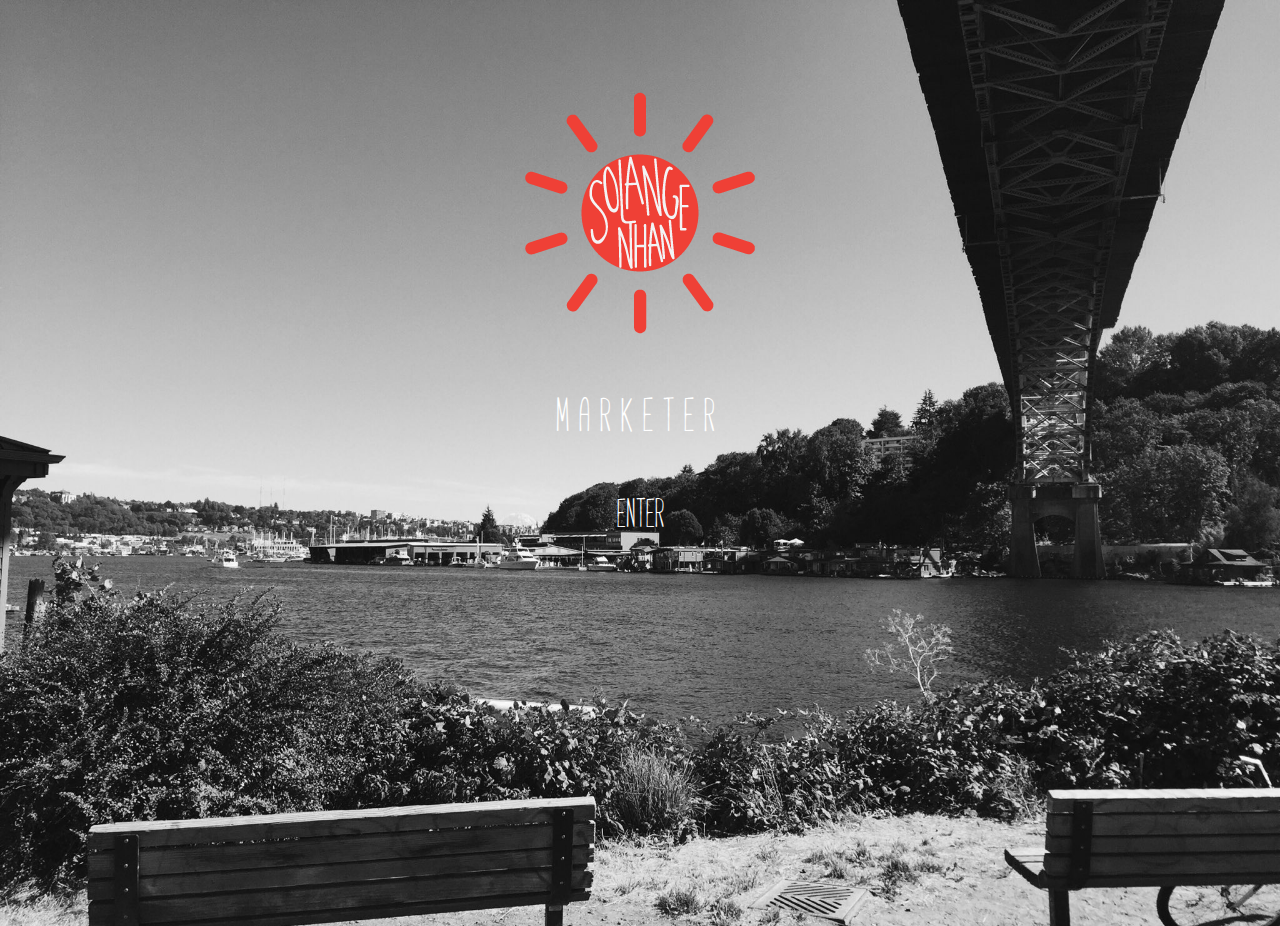
<file: index.html>
<!DOCTYPE html>
<html>
	<head>
		<meta charset="utf-8">
		<title>Solange Nhan</title>
		<link rel="shortcut icon" href="assets/media/favicon.png">
        <meta name="viewport" content="width=device-width, maximum-scale=1.0, minimum-scale=1.0, initial-scale=1.0" />
        <link rel="stylesheet" type="text/css" href="assets/css/style.css" media="screen">
        <link rel="stylesheet" type="text/css" media="only screen and (min-width:701px) and (max-width:1200px)" href="assets/css/screen_layout_medium.css"/>
        <link rel="stylesheet" type="text/css" media="only screen and (min-width:50px) and (max-width:700px)" href="assets/css/screen_layout_small.css"/>
        <script src="https://ajax.googleapis.com/ajax/libs/jquery/3.1.1/jquery.min.js"></script>
	</head>

	<body>
		<div>
		<section id="home">
		<a name="home"></a>
			<img id="logo" src="assets/media/logo.png" alt="black and white coast" draggable="false">
				<div id="subtitle">
					<p>marketer</p>
				</div>
				<div id="down">
					<a href="works.html">enter</a>
				</div>
		</section>
		</div>

	</body>

	<script type="text/javascript" src="assets/js/script.js"></script>
	<script type="text/javascript" src="https://ajax.googleapis.com/ajax/libs/jquery/1.9.1/jquery.min.js"></script>
</html>
</file>
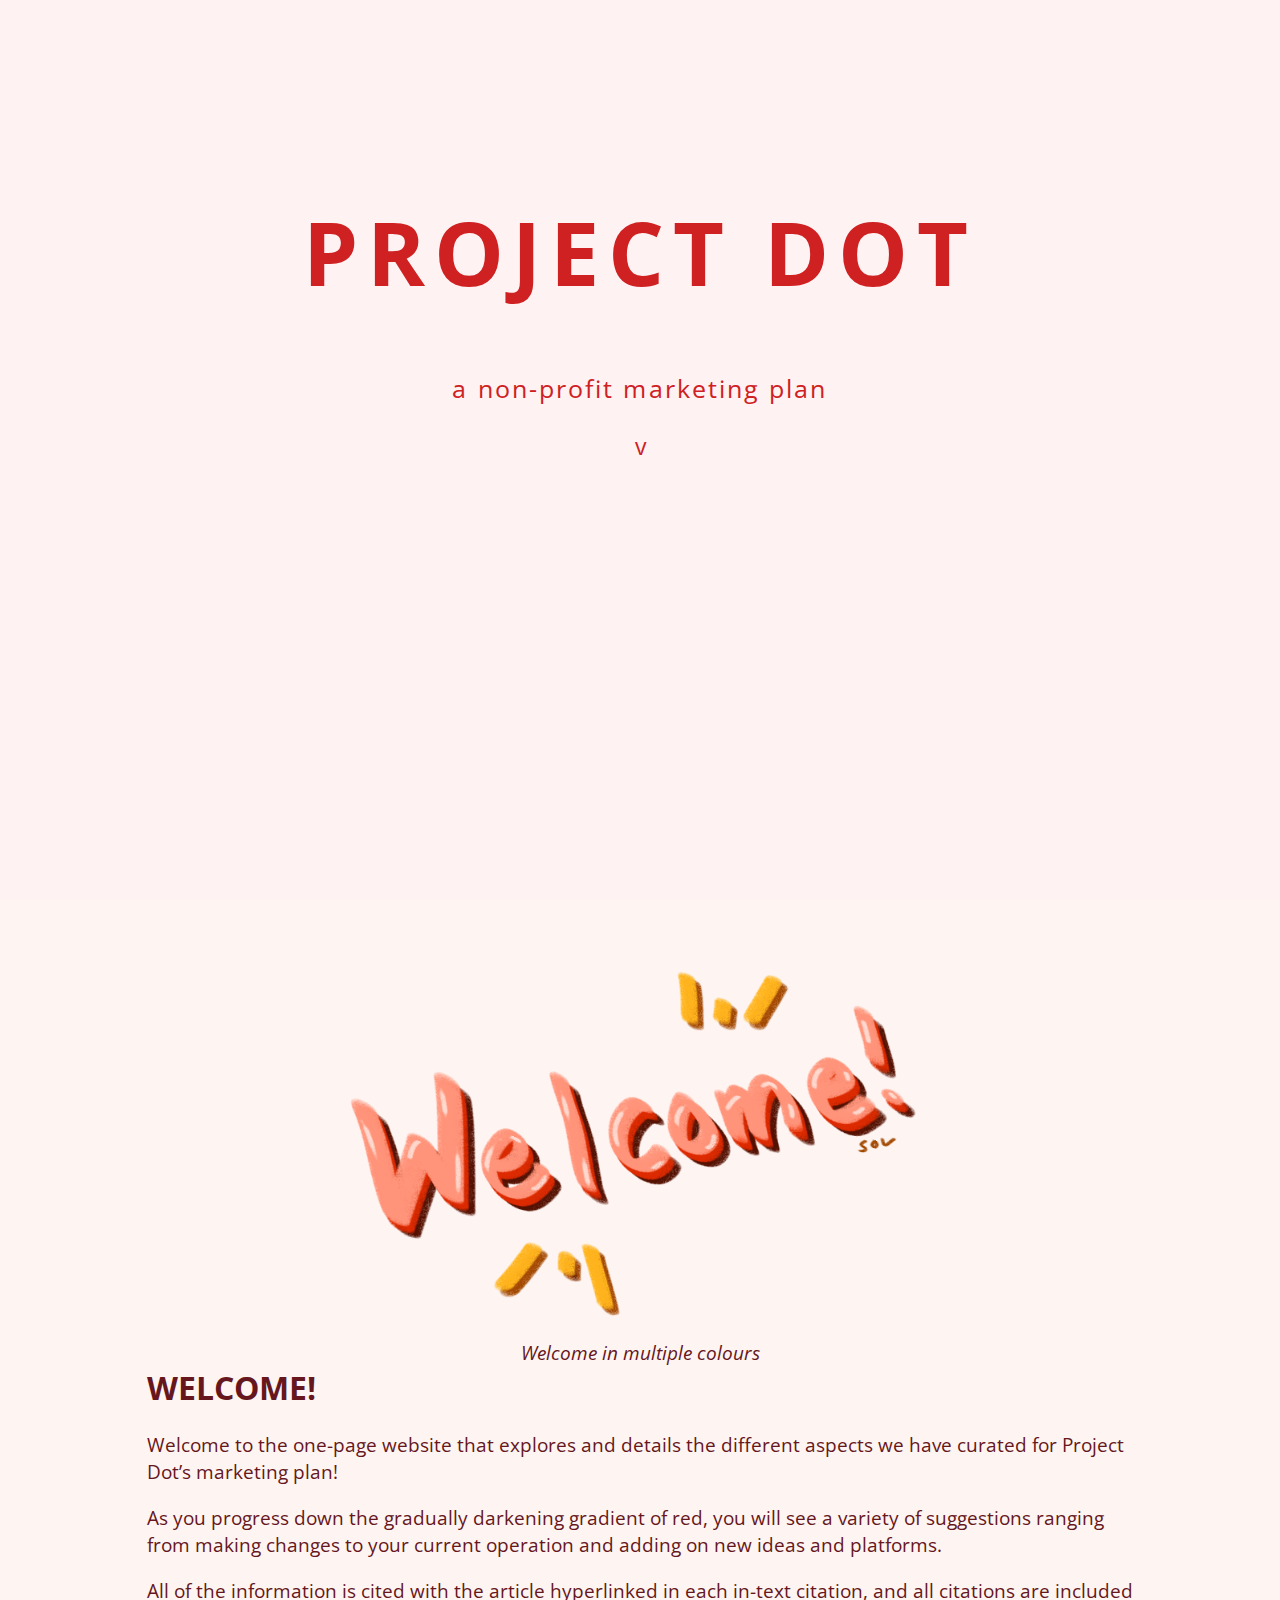
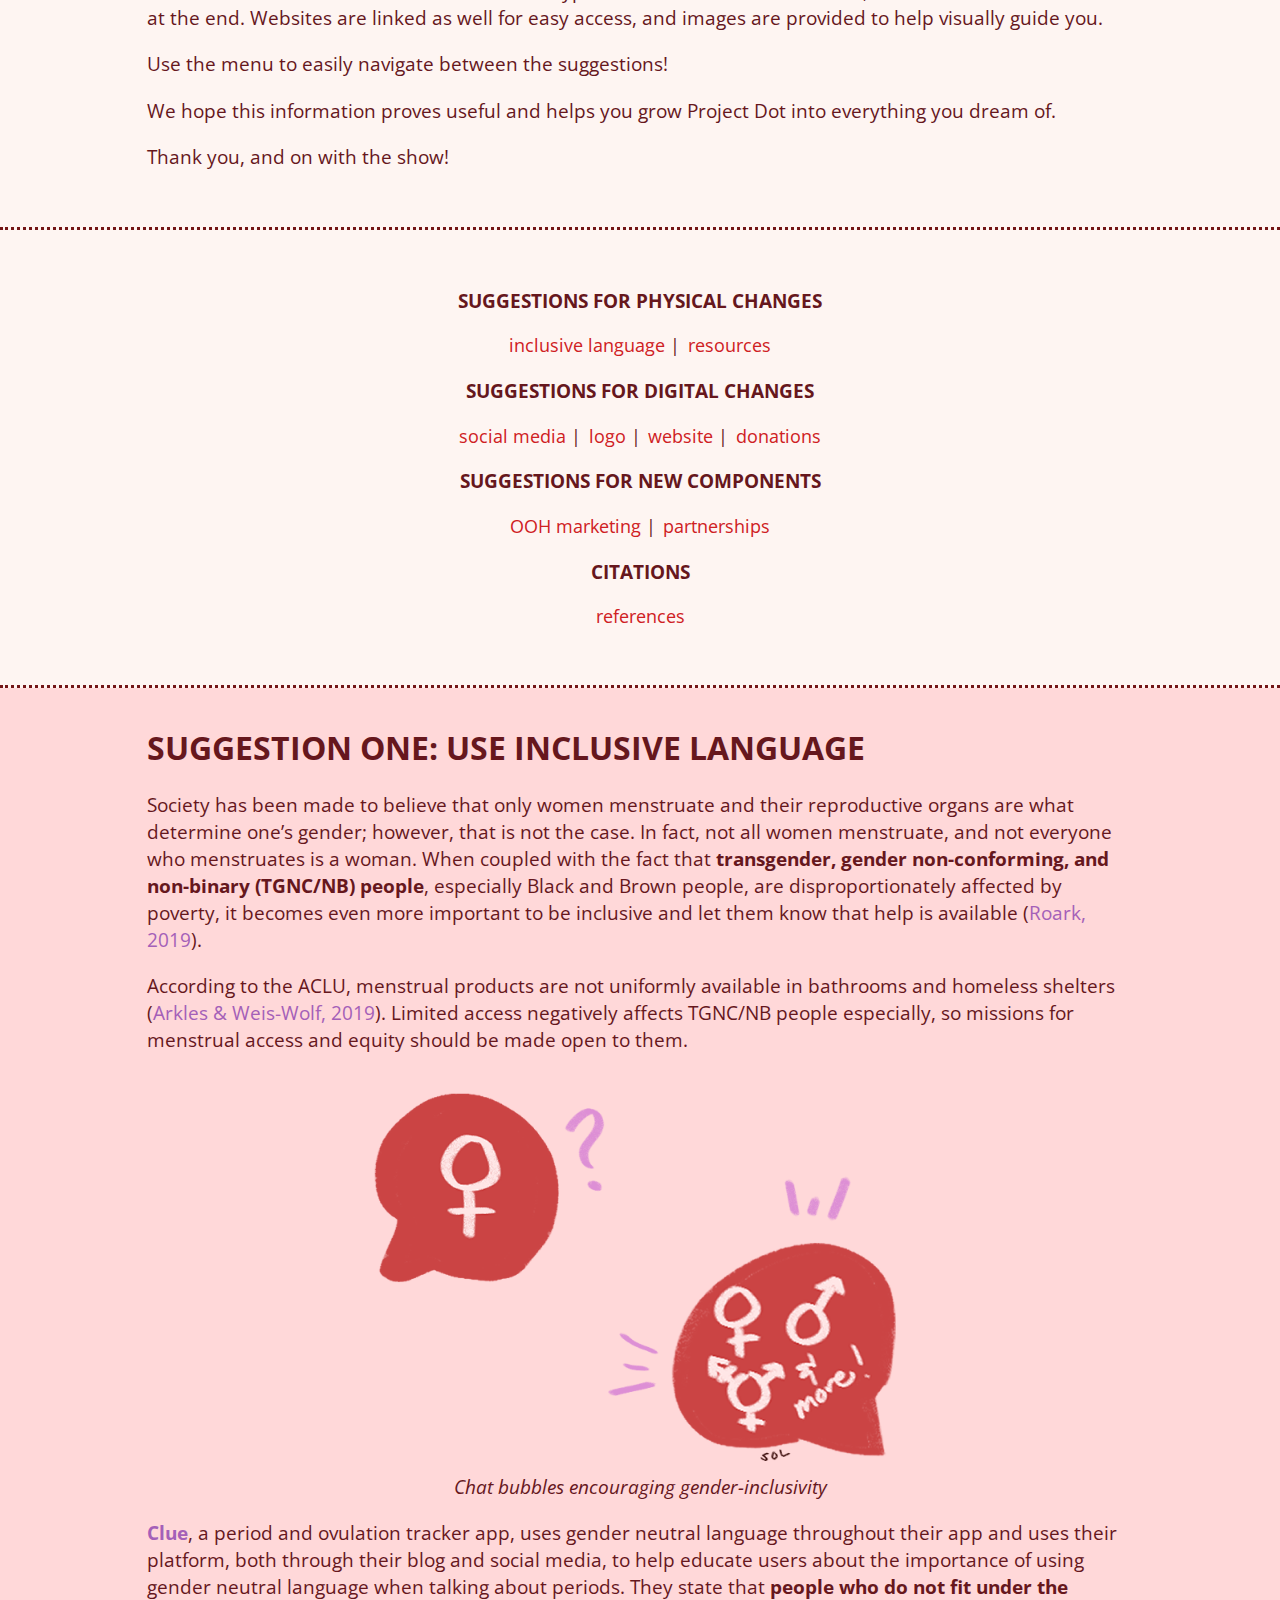
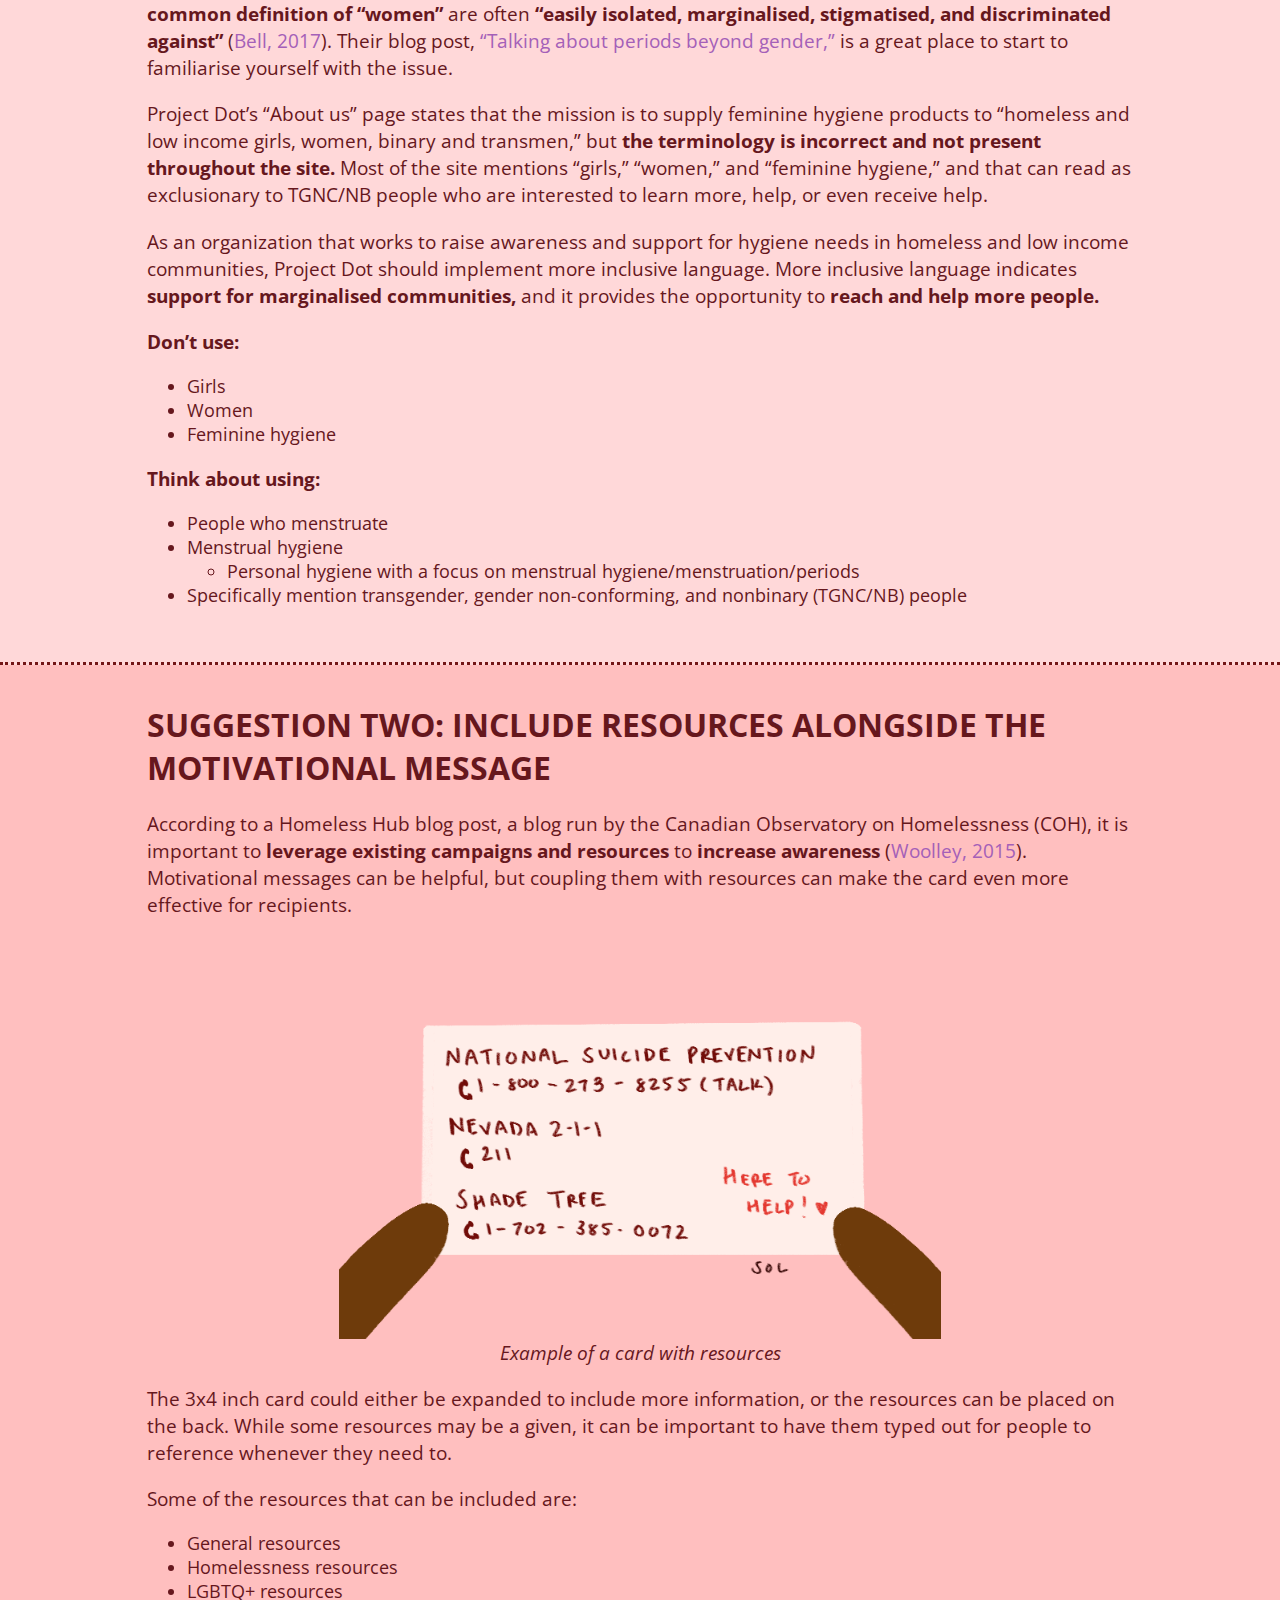
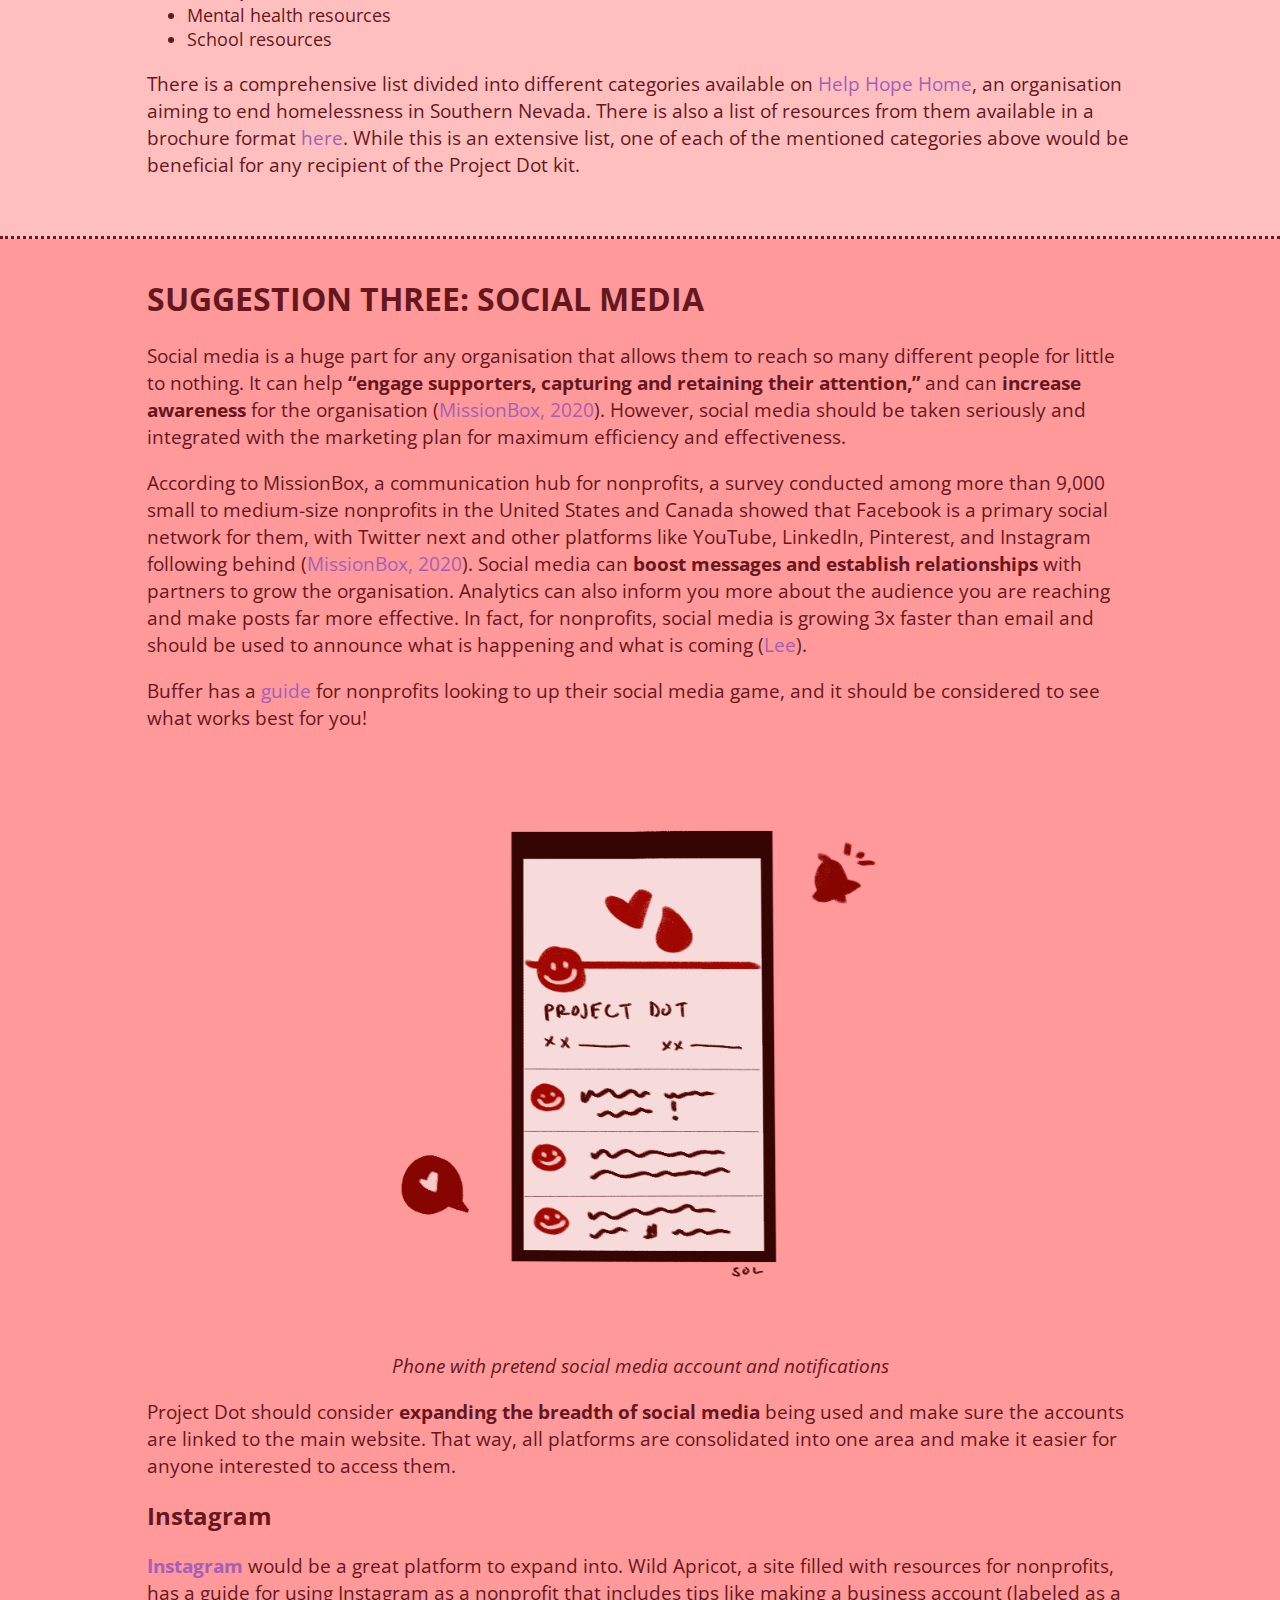
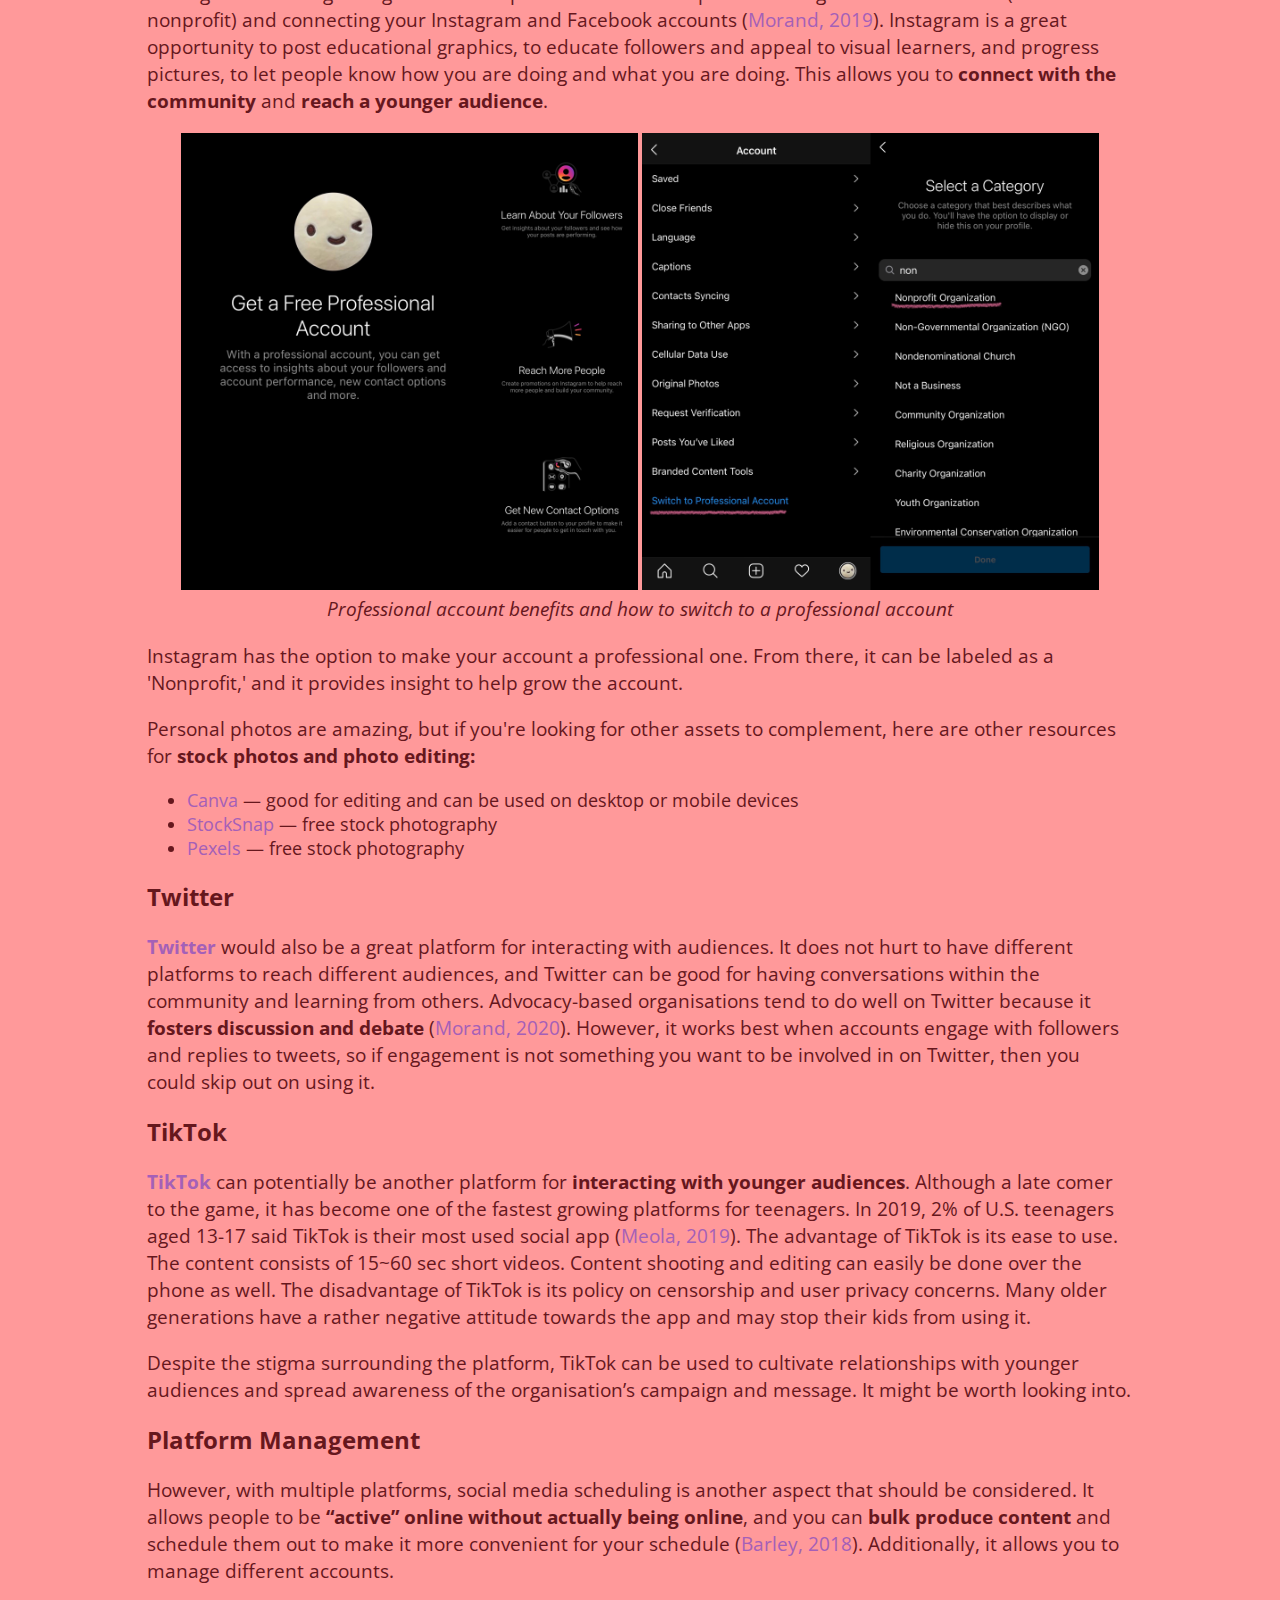
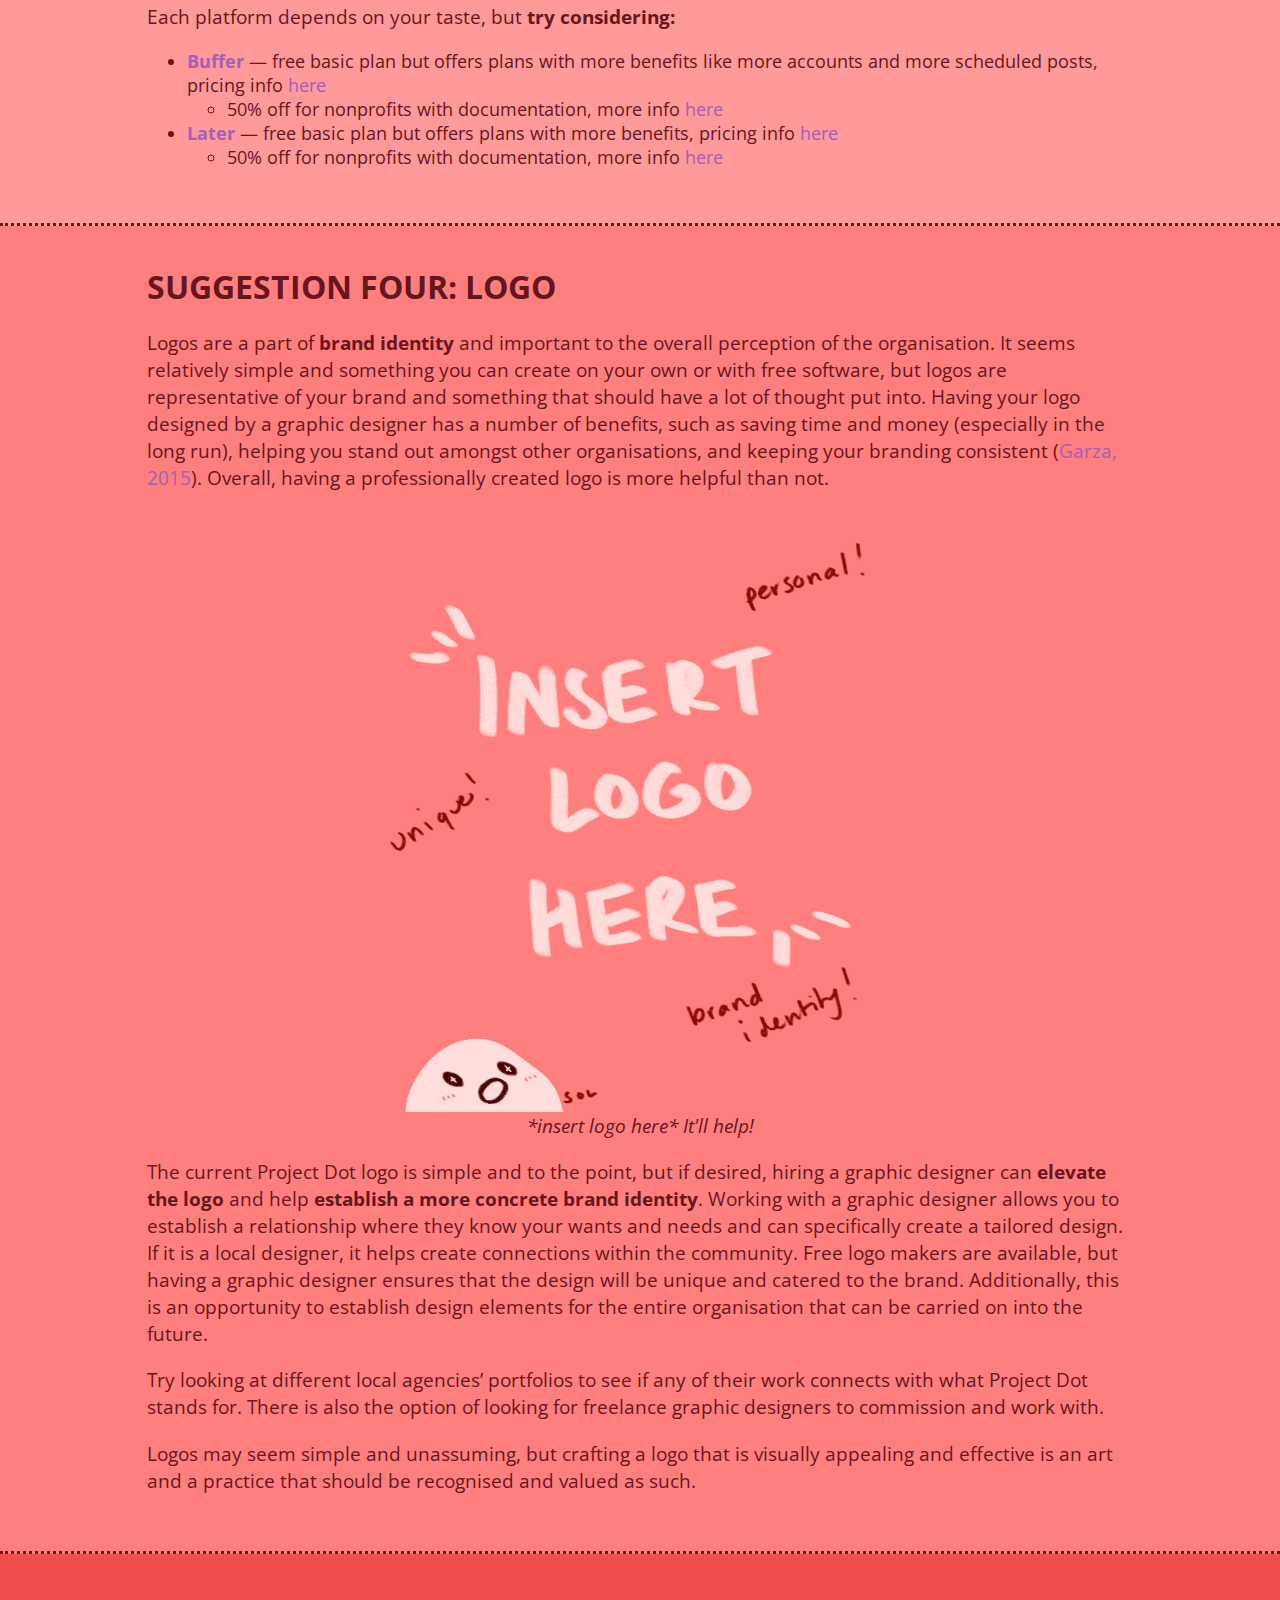
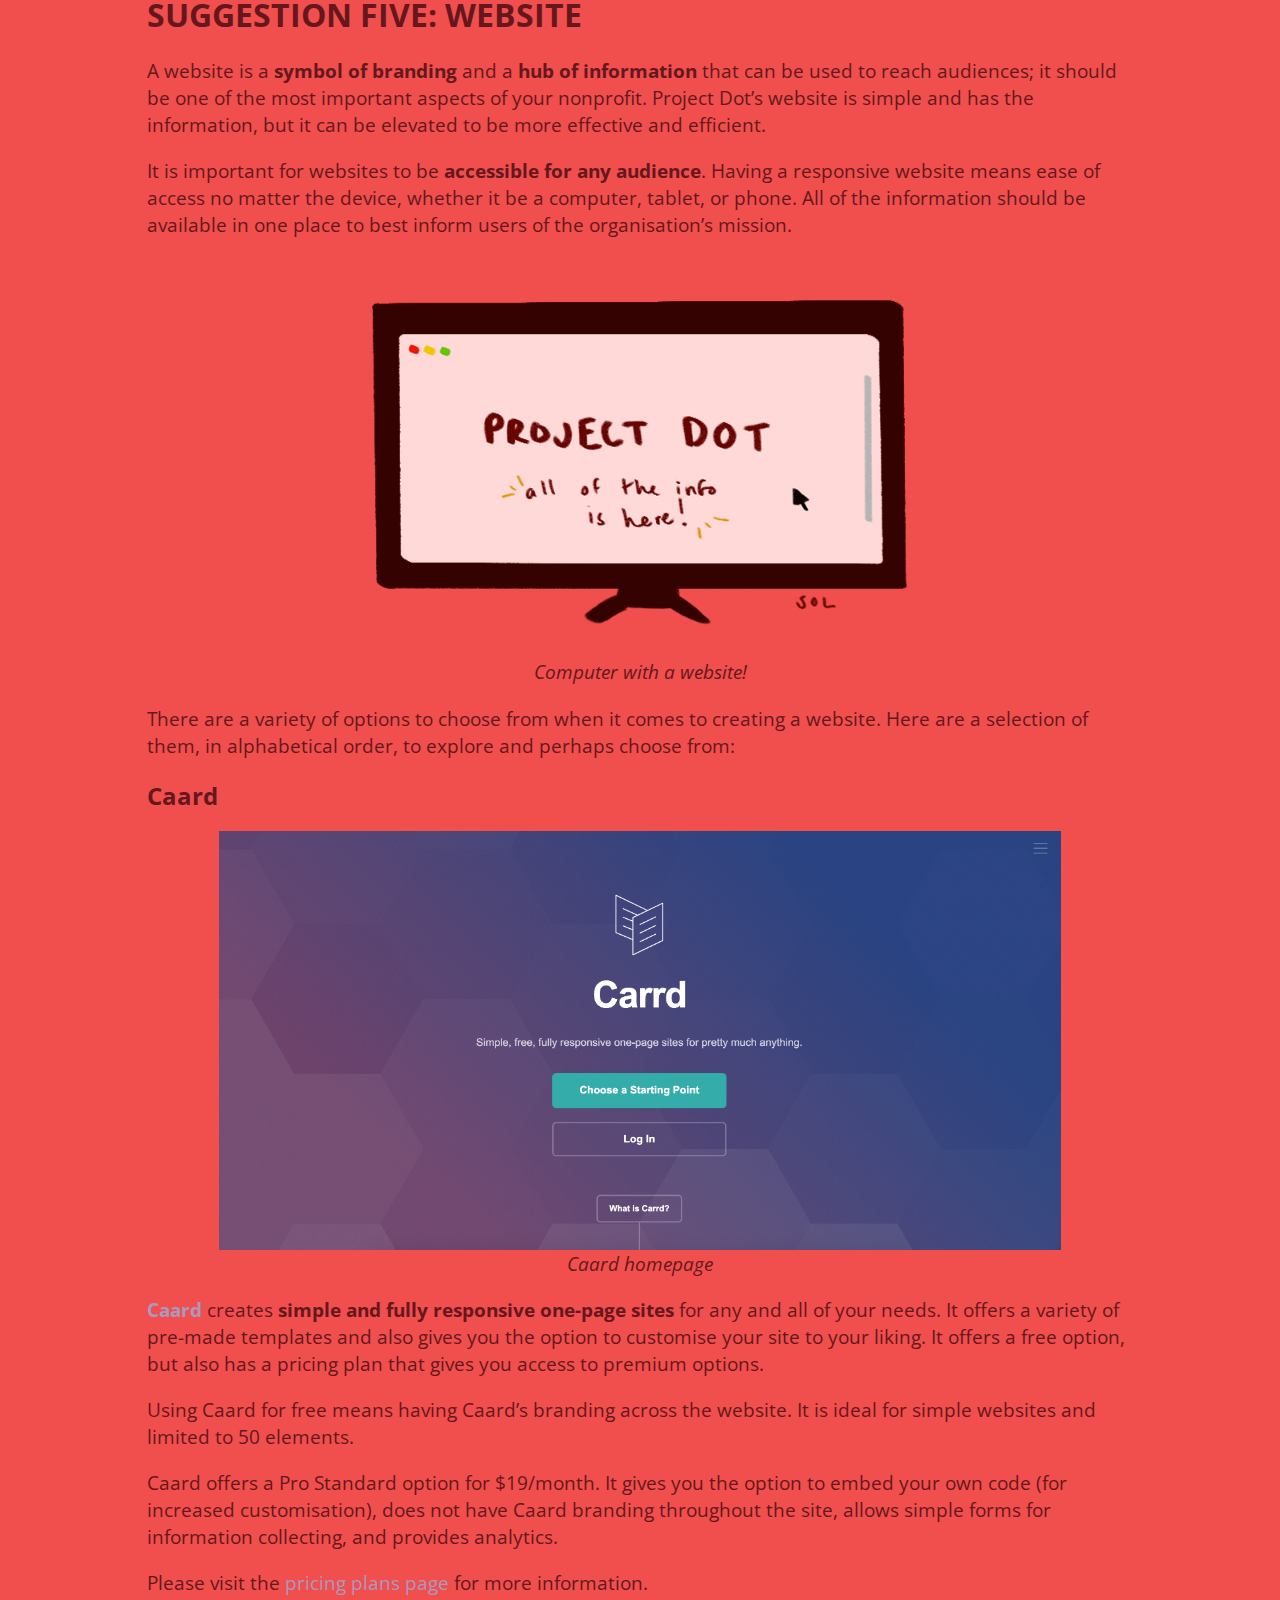
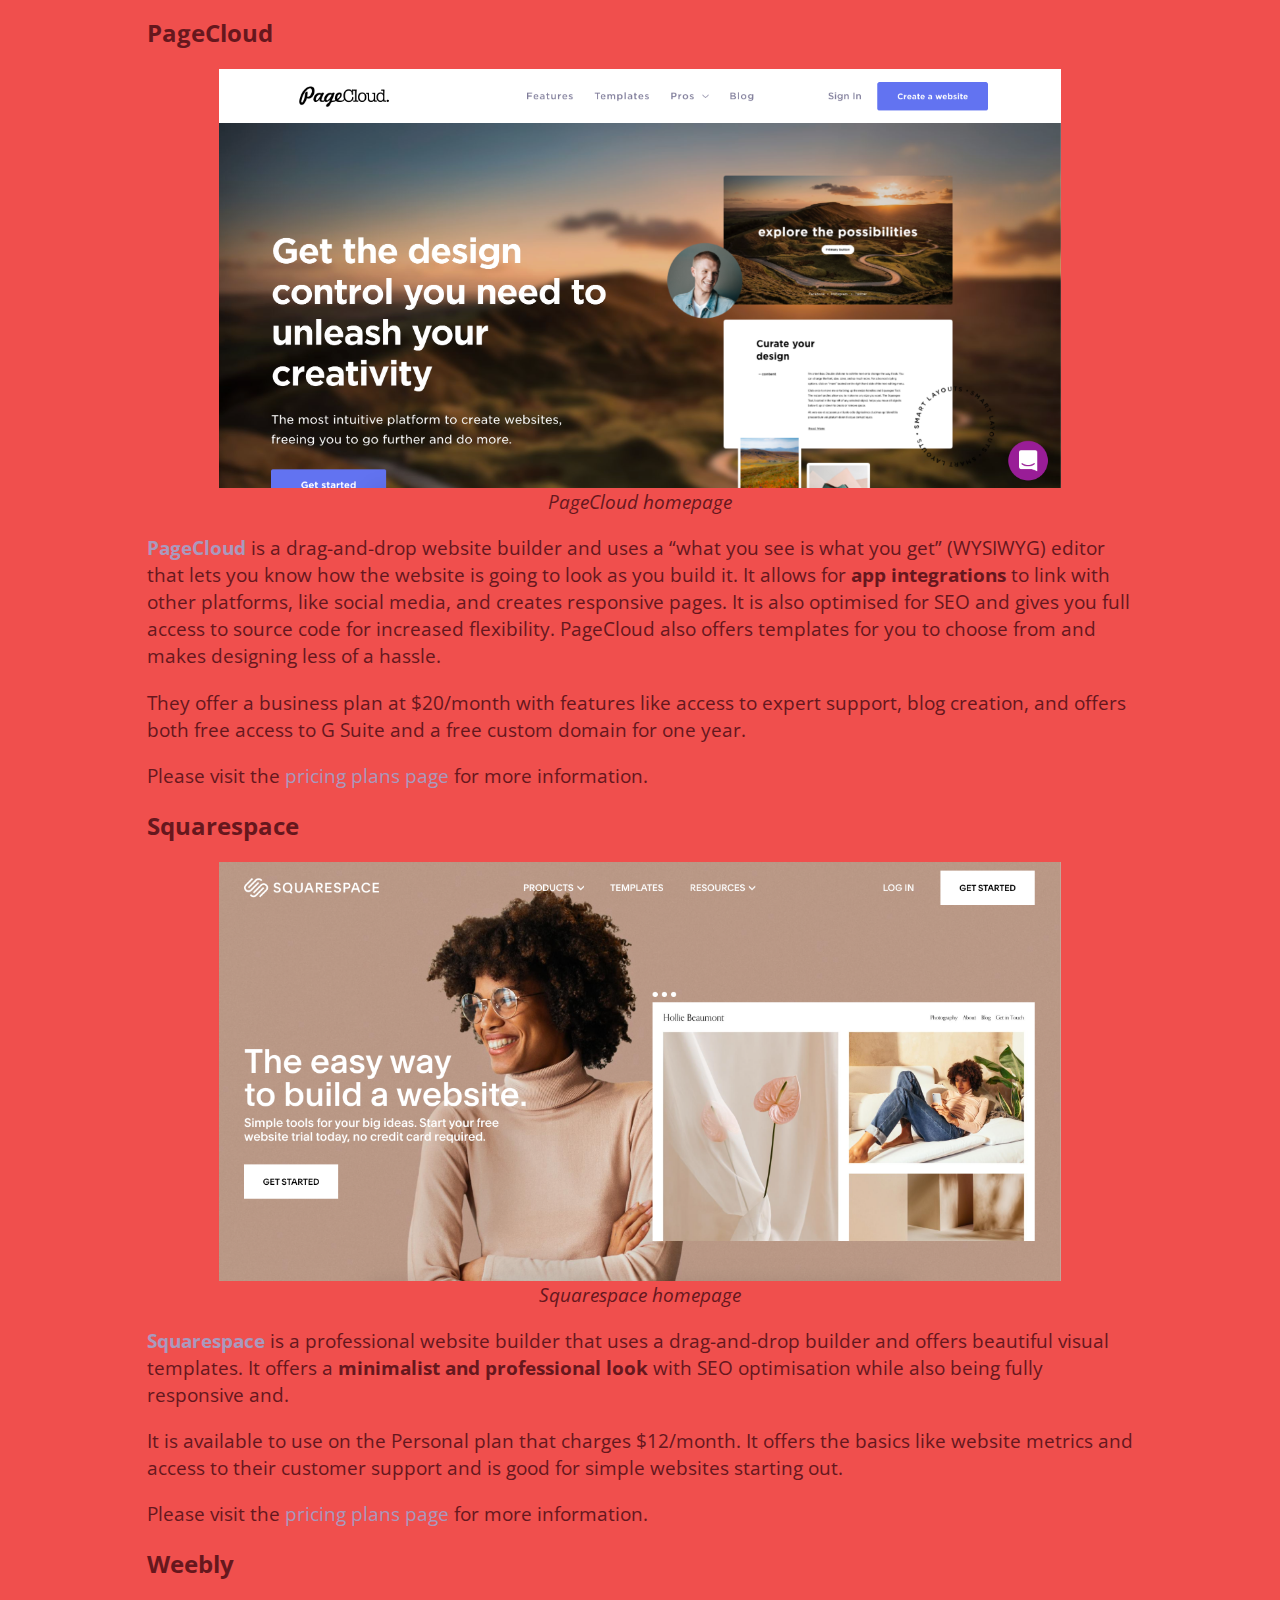
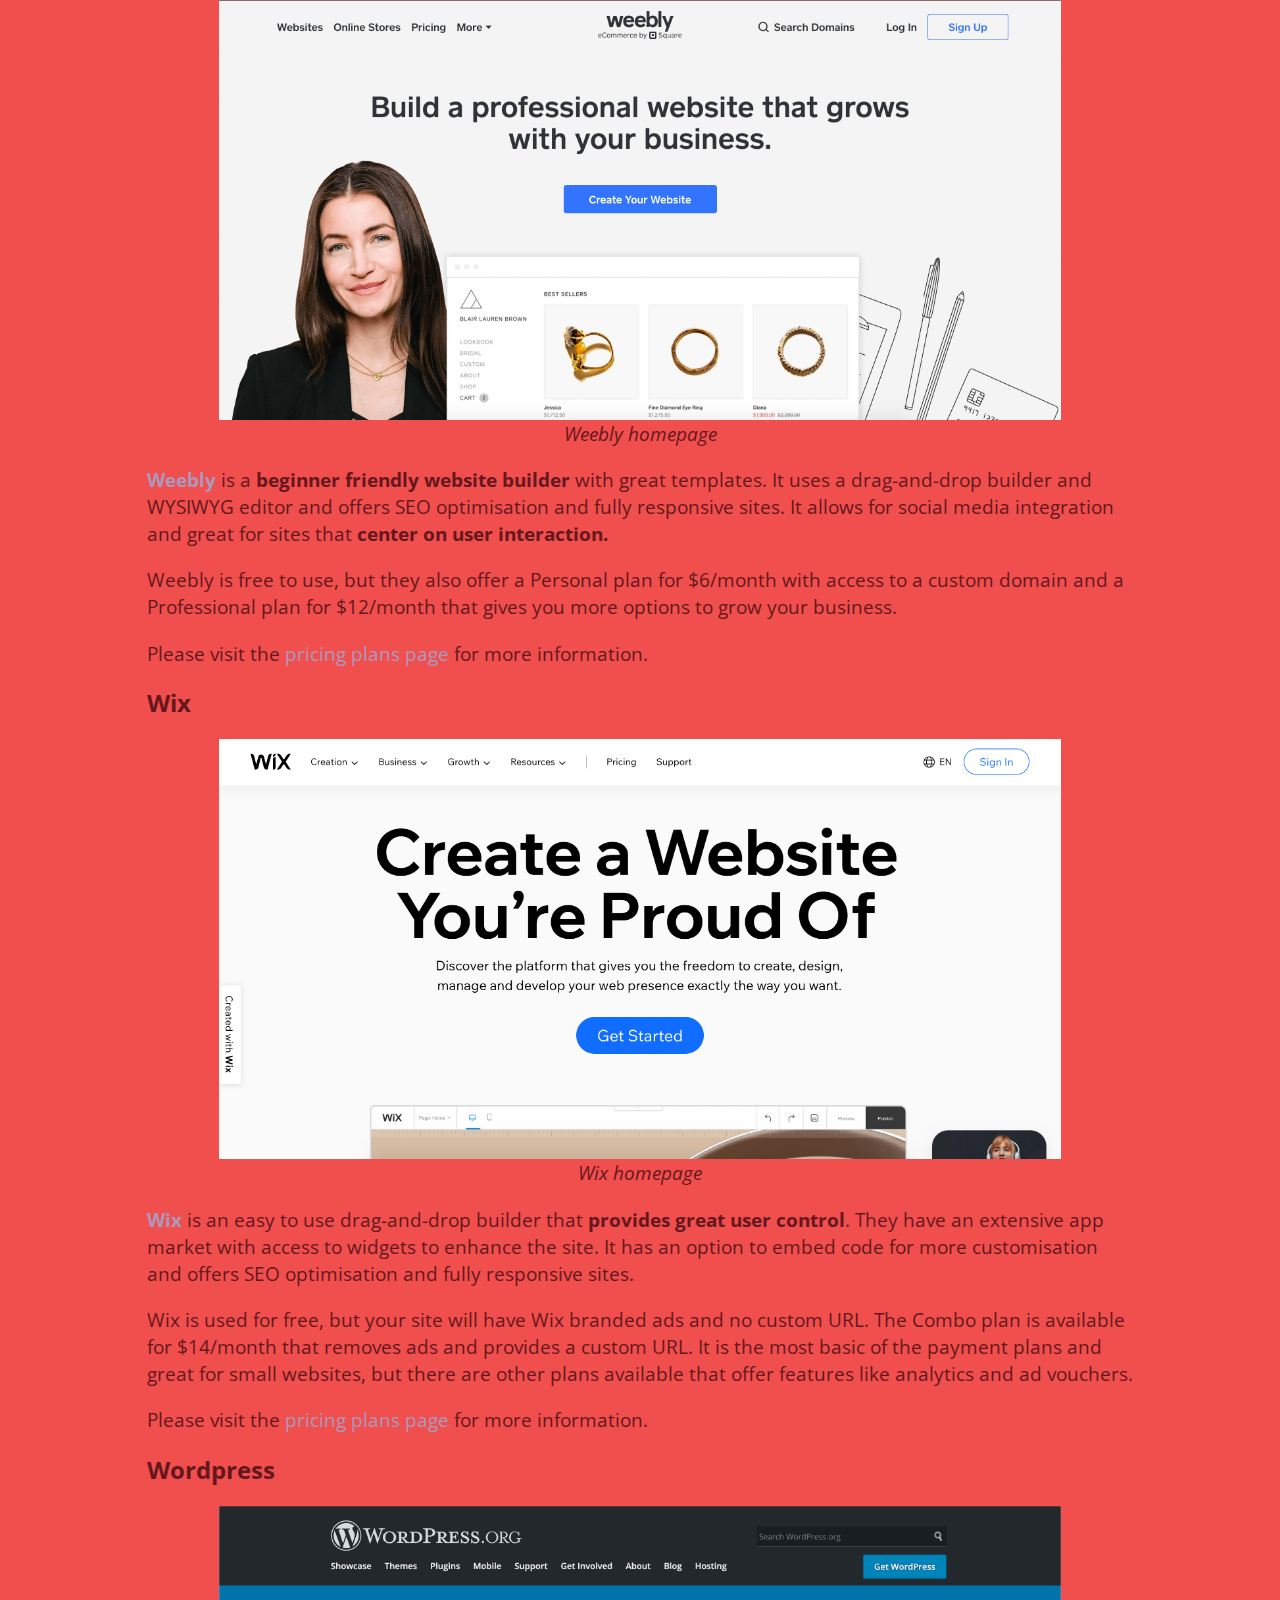
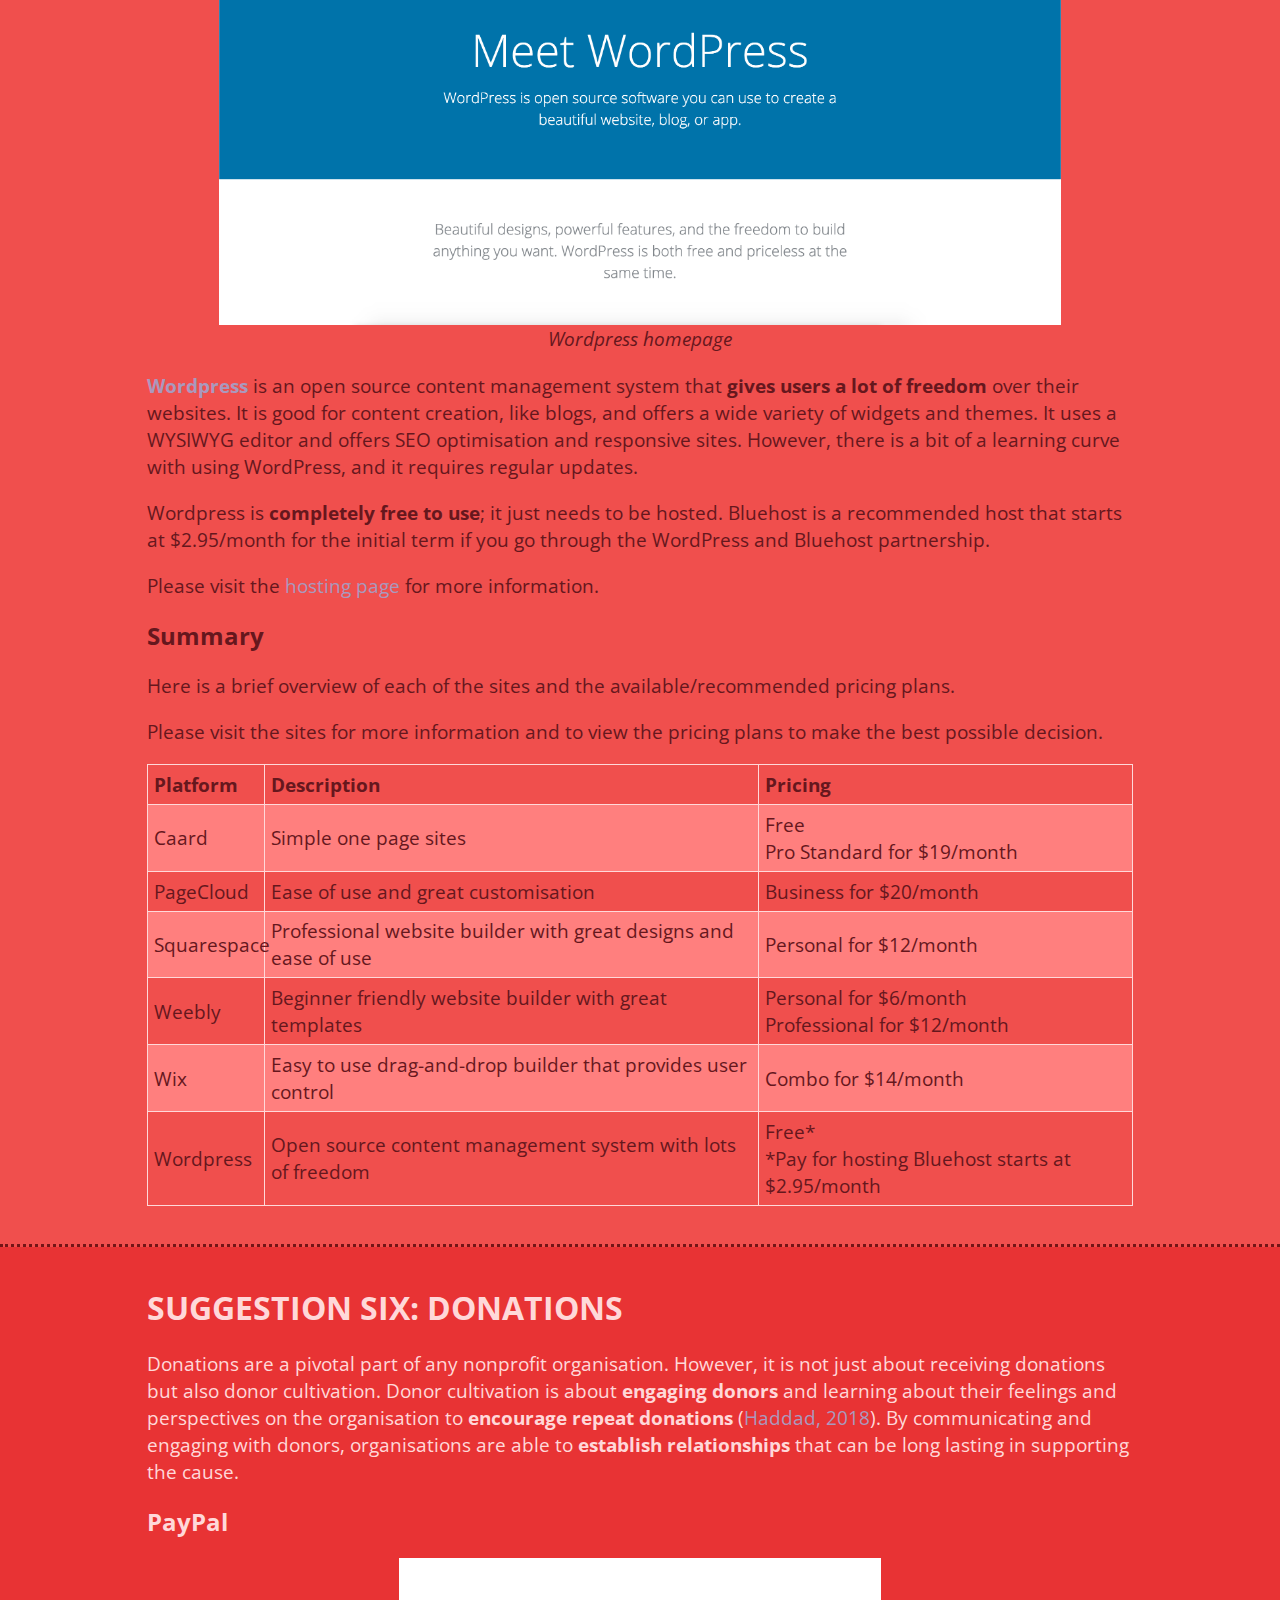
<file: projectdot/index.html>
<!DOCTYPE html>
<html>
	<head>
		<meta charset="utf-8">
		<title>MKT 422 Team D - Project Dot</title>
		<link rel="shortcut icon" href="../assets/media/favicon.png">
		<link rel="stylesheet" type="text/css" href="../projectdot/new_assets/style.css" media="screen">
		<script src="https://ajax.googleapis.com/ajax/libs/jquery/3.1.1/jquery.min.js"></script>
	</head>
	<body>
		<section id="intro">
		<div id="introText">
			<h1 id="title">project dot</h1>
			<div id="teamInfo">
				<p>a non-profit marketing plan</p>
			</div>
			<div id="down">
				<a id="v" href="#next">v</a>
			</div>
		</div>
		</section>

		<a id="next"></a>

		<section class="suggestions">
			<div class="doodles">
					<img class="doodle_img" src="new_assets/media/welcome.png" alt="welcome in big letters" draggable="false">
					<p class="caption">Welcome in multiple colours</p>
				</div>

			<h1>Welcome!</h1>

				<p>Welcome to the one-page website that explores and details the different aspects we have curated for Project Dot’s marketing plan!</p>

				<p>As you progress down the gradually darkening gradient of red, you will see a variety of suggestions ranging from making changes to your current operation and adding on new ideas and platforms.</p>

				<p>All of the information is cited with the article hyperlinked in each in-text citation, and all citations are included at the end. Websites are linked as well for easy access, and images are provided to help visually guide you.</p>

				<p>Use the menu to easily navigate between the suggestions!</p>

				<p>We hope this information proves useful and helps you grow Project Dot into everything you dream of.</p>

				<p>Thank you, and on with the show!</p>

		</section>

		<section class="suggestions">
			<h3>Suggestions for Physical Changes</h3>
			<ul class="menu">
				<li><a href="#one">inclusive language</a> |</li>
				<a href="#two"><li>resources</li></a>
			</ul>
			<h3>Suggestions for Digital Changes</h3>
			<ul class="menu">
				<li><a href="#three">social media</a> |</li>
				<li><a href="#four">logo</a> |</li>
				<li><a href="#five">website</a> |</li>
				<a href="#six"><li>donations</li></a>
			</ul>
			<h3>Suggestions for New Components</h3>
			<ul class="menu">
				<li><a href="#seven">OOH marketing</a> |</li>
				<a href="#eight"><li>partnerships</li></a>
			</ul>
			<h3>Citations</h3>
			<ul class="menu">
				<a href="#nine"><li>references</li></a>
			</ul>
		</section>

		<section class="suggestions" id="one">
			<h1>suggestion one: use inclusive language</h1>
				<p>Society has been made to believe that only women menstruate and their reproductive organs are what determine one’s gender; however, that is not the case. In fact, not all women menstruate, and not everyone who menstruates is a woman. When coupled with the fact that <strong>transgender, gender non-conforming, and non-binary (TGNC/NB) people</strong>, especially Black and Brown people, are disproportionately affected by poverty, it becomes even more important to be inclusive and let them know that help is available (<a href="https://www.teenvogue.com/story/period-poverty-transgender-and-gender-non-conforming-people" target="_blank" class="citation">Roark, 2019</a>). </p>

				<p>According to the ACLU, menstrual products are not uniformly available in bathrooms and homeless shelters (<a href="https://www.aclu.org/news/lgbt-rights/menstruation-related-discrimination-is-sex-discrimination-we-dont-need-to-erase-trans-or-non-binary-people-to-make-that-point/" target="_blank" class="citation">Arkles & Weis-Wolf, 2019</a>). Limited access negatively affects TGNC/NB people especially, so missions for menstrual access and equity should be made open to them.</p>

				<div class="doodles">
					<img class="doodle_img" src="new_assets/media/inclusive.png" alt="chat bubbles with gender signs" draggable="false">
					<p class="caption">Chat bubbles encouraging gender-inclusivity</p>
				</div>

				<p><strong><a href="https://helloclue.com/" target="_blank" class="citation">Clue</a></strong>, a period and ovulation tracker app, uses gender neutral language throughout their app and uses their platform, both through their blog and social media, to help educate users about the importance of using gender neutral language when talking about periods. They state that <strong>people who do not fit under the common definition of “women”</strong> are often <strong>“easily isolated, marginalised, stigmatised, and discriminated against”</strong> (<a href="https://helloclue.com/articles/cycle-a-z/talking-about-periods-beyond-gender" target="_blank" class="citation">Bell, 2017</a>). Their blog post, <a href="https://helloclue.com/articles/cycle-a-z/talking-about-periods-beyond-gender" target="_blank" class="citation">“Talking about periods beyond gender,”</a> is a great place to start to familiarise yourself with the issue.</p>

				<p>Project Dot’s “About us” page states that the mission is to supply feminine hygiene products to “homeless and low income girls, women, binary and transmen,” but <strong>the terminology is incorrect and not present throughout the site.</strong> Most of the site mentions “girls,” “women,” and “feminine hygiene,” and that can read as exclusionary to TGNC/NB people who are interested to learn more, help, or even receive help.</p>

				<p>As an organization that works to raise awareness and support for hygiene needs in homeless and low income communities, Project Dot should implement more inclusive language. More inclusive language indicates <strong>support for marginalised communities,</strong> and it provides the opportunity to <strong>reach and help more people.</strong></p>

				<p><strong>Don’t use:</strong></p>
				<ul>
					<li>Girls</li>
					<li>Women</li>
					<li>Feminine hygiene</li>
				</ul>

				<p><strong>Think about using:</strong></p>
				<ul>
					<li>People who menstruate</li>
					<li>Menstrual hygiene</li>
					<ul class="sub">
						<li>Personal hygiene with a focus on menstrual hygiene/menstruation/periods</li>
					</ul>
					<li>Specifically mention transgender, gender non-conforming, and nonbinary (TGNC/NB) people</li>
				</ul>
		</section>

		<section class="suggestions" id="two">
			<h1>suggestion two: include resources alongside the motivational message</h1>
				<p>According to a Homeless Hub blog post, a blog run by the Canadian Observatory on Homelessness (COH), it is important to <strong>leverage existing campaigns and resources</strong> to <strong>increase awareness</strong> (<a href="https://www.homelesshub.ca/blog/how-raise-awareness-about-hidden-homelessness" target="_blank" class="citation">Woolley, 2015</a>). Motivational messages can be helpful, but coupling them with resources can make the card even more effective for recipients.</p>

				<div class="doodles">
					<img class="doodle_img" src="new_assets/media/resources.png" alt="card with resources and their info" draggable="false">
					<p class="caption">Example of a card with resources</p>
				</div>

				<p>The 3x4 inch card could either be expanded to include more information, or the resources can be placed on the back. While some resources may be a given, it can be important to have them typed out for people to reference whenever they need to.</p>

				<p>Some of the resources that can be included are:</p>
				<ul>
					<li>General resources</li>
					<li>Homelessness resources</li>
					<li>LGBTQ+ resources</li>
					<li>Mental health resources</li>
					<li>School resources</li>
				</ul>

				<p>There is a comprehensive list divided into different categories available on <a href="https://helphopehome.org/get-help/" target="_blank" class="citation">Help Hope Home</a>, an organisation aiming to end homelessness in Southern Nevada. There is also a list of resources from them available in a brochure format <a href="http://helphopehome.org/wp-content/uploads/2018/07/Homeless-Resource-Guide-7.10.18.pdf" target="_blank" class="citation">here</a>. While this is an extensive list, one of each of the mentioned categories above would be beneficial for any recipient of the Project Dot kit.</p>

		</section>

		<section class="suggestions" id="three">
			<h1>suggestion three: social media</h1>
				<p>Social media is a huge part for any organisation that allows them to reach so many different people for little to nothing. It can help <strong>“engage supporters, capturing and retaining their attention,”</strong> and can <strong>increase awareness</strong> for the organisation (<a href="https://www.missionbox.com/article/118/why-social-media-matters-to-nonprofits" target="_blank" class="citation">MissionBox, 2020</a>). However, social media should be taken seriously and integrated with the marketing plan for maximum efficiency and effectiveness.</p>

				<p>According to MissionBox, a communication hub for nonprofits, a survey conducted among more than 9,000 small to medium-size nonprofits in the United States and Canada showed that Facebook is a primary social network for them, with Twitter next and other platforms like YouTube, LinkedIn, Pinterest, and Instagram following behind (<a href="https://www.missionbox.com/article/118/why-social-media-matters-to-nonprofits" target="_blank" class="citation">MissionBox, 2020</a>). Social media can <strong>boost messages and establish relationships</strong> with partners to grow the organisation. Analytics can also inform you more about the audience you are reaching and make posts far more effective. In fact, for nonprofits, social media is growing 3x faster than email and should be used to announce what is happening and what is coming (<a href="https://buffer.com/library/social-media-non-profits/" target="_blank" class="citation">Lee</a>).</p>

				<p>Buffer has a <a href="https://buffer.com/library/social-media-non-profits/" target="_blank" class="citation">guide</a> for nonprofits looking to up their social media game, and it should be considered to see what works best for you!</p>

				<div class="doodles">
					<img class="doodle_img" src="new_assets/media/social.png" alt="phone with pretend social media account" draggable="false">
					<p class="caption">Phone with pretend social media account and notifications</p>
				</div>

				<p>Project Dot should consider <strong>expanding the breadth of social media</strong> being used and make sure the accounts are linked to the main website. That way, all platforms are consolidated into one area and make it easier for anyone interested to access them.</p>

				<h2>Instagram</h2>
					<p><strong><a href="https://www.instagram.com/" target="_blank" class="citation">Instagram</a></strong> would be a great platform to expand into. Wild Apricot, a site filled with resources for nonprofits, has a guide for using Instagram as a nonprofit that includes tips like making a business account (labeled as a nonprofit) and connecting your Instagram and Facebook accounts (<a href="https://www.wildapricot.com/blogs/newsblog/2019/09/17/instagram-for-nonprofits" target="_blank" class="citation">Morand, 2019</a>). Instagram is a great opportunity to post educational graphics, to educate followers and appeal to visual learners, and progress pictures, to let people know how you are doing and what you are doing. This allows you to <strong>connect with the community</strong> and <strong>reach a younger audience</strong>.</p>

					<div id="ig_photos">
						<img class="square_img" src="new_assets/media/ig_info.jpg" alt="info about ig professional accounts" draggable="false">

						<img class="square_img" src="new_assets/media/ig_steps.jpg" alt="info about ig professional accounts" draggable="false">
					
						<p class="caption">Professional account benefits and how to switch to a professional account</p>
					</div>

					<p>Instagram has the option to make your account a professional one. From there, it can be labeled as a 'Nonprofit,' and it provides insight to help grow the account.</p>

					<p>Personal photos are amazing, but if you're looking for other assets to complement, here are other resources for <strong>stock photos and photo editing:</strong></p>
					<ul>
						<li><a href="https://www.canva.com/" target="_blank" class="citation">Canva</a> — good for editing and can be used on desktop or mobile devices</li>
						<li><a href="https://stocksnap.io/" target="_blank" class="citation">StockSnap</a> — free stock photography</li>
						<li><a href="https://www.pexels.com/" target="_blank" class="citation">Pexels</a> — free stock photography</li>
					</ul>

				<h2>Twitter</h2>
					<p><strong><a href="https://twitter.com/" target="_blank" class="citation">Twitter</a></strong> would also be a great platform for interacting with audiences. It does not hurt to have different platforms to reach different audiences, and Twitter can be good for having conversations within the community and learning from others. Advocacy-based organisations tend to do well on Twitter because it <strong>fosters discussion and debate</strong> (<a href="https://www.wildapricot.com/blogs/newsblog/2020/01/15/twitter-for-nonprofits#3" target="_blank" class="citation">Morand, 2020</a>). However, it works best when accounts engage with followers and replies to tweets, so if engagement is not something you want to be involved in on Twitter, then you could skip out on using it.</p> 

				<h2>TikTok</h2>
					<p><strong><a href="https://www.tiktok.com/en/" target="_blank" class="citation">TikTok</a></strong> can potentially be another platform for <strong>interacting with younger audiences</strong>. Although a late comer to the game, it has become one of the fastest growing platforms for teenagers. In 2019, 2% of U.S. teenagers aged 13-17 said TikTok is their most used social app (<a href="https://www.businessinsider.com/tiktok-marketing-trends-predictions-2020" target="_blank" class="citation">Meola, 2019</a>). The advantage of TikTok is its ease to use. The content consists of 15~60 sec short videos. Content shooting and editing can easily be done over the phone as well. The disadvantage of TikTok is its policy on censorship and user privacy concerns. Many older generations have a rather negative attitude towards the app and may stop their kids from using it.</p> 

					<p>Despite the stigma surrounding the platform, TikTok can be used to cultivate relationships with younger audiences and spread awareness of the organisation’s campaign and message. It might be worth looking into.</p>

				<h2>Platform Management</h2>
					<p>However, with multiple platforms, social media scheduling is another aspect that should be considered. It allows people to be <strong>“active” online without actually being online</strong>, and you can <strong>bulk produce content</strong> and schedule them out to make it more convenient for your schedule (<a href="https://www.ignitesearch.com.au/social-media-scheduling-the-benefits-of-social-media-scheduling-and-why-you-should-start-scheduling-today/" target="_blank" class="citation">Barley, 2018</a>). Additionally, it allows you to manage different accounts.</p> 

					<p>Each platform depends on your taste, but <strong>try considering:</strong><p>
					<ul>
						<li><strong><a href="https://buffer.com/" target="_blank" class="citation">Buffer</a></strong> — free basic plan but offers plans with more benefits like more accounts and more scheduled posts, pricing info <a href="https://buffer.com/pricing/publish" target="_blank" class="citation">here</a></li>
						<ul class="sub">
							<li>50% off for nonprofits with documentation, more info <a href="https://buffer.com/nonprofits" target="_blank" class="citation">here</a></li>
						</ul>
						<li><strong><a href="https://later.com/" target="_blank" class="citation">Later</a></strong> — free basic plan but offers plans with more benefits, pricing info <a href="https://later.com/pricing/" target="_blank" class="citation">here</a></li> 
						<ul class="sub">
							<li>50% off for nonprofits with documentation, more info <a href="https://help.later.com/hc/en-us/articles/360042492454-Does-Later-Have-Non-Profit-Discounts-" target="_blank" class="citation">here</a></li>
						</ul>
					</ul>
		</section>

		<section class="suggestions" id="four">
			<h1>suggestion four: logo</h1>
				<p>Logos are a part of <strong>brand identity</strong> and important to the overall perception of the organisation. It seems relatively simple and something you can create on your own or with free software, but logos are representative of your brand and something that should have a lot of thought put into. Having your logo designed by a graphic designer has a number of benefits, such as saving time and money (especially in the long run), helping you stand out amongst other organisations, and keeping your branding consistent (<a href="https://www.linkedin.com/pulse/5-reasons-you-should-hire-professional-graphic-designer-rob-garza" target="_blank" class="citation">Garza, 2015</a>). Overall, having a professionally created logo is more helpful than not.</p>

				<div class="doodles">
					<img class="doodle_img" src="new_assets/media/logo.png" alt="insert logo here image with small person in the corner in awe" draggable="false">
					<p class="caption">*insert logo here* It'll help!</p>
				</div>

				<p>The current Project Dot logo is simple and to the point, but if desired, hiring a graphic designer can <strong>elevate the logo</strong> and help <strong>establish a more concrete brand identity</strong>. Working with a graphic designer allows you to establish a relationship where they know your wants and needs and can specifically create a tailored design. If it is a local designer, it helps create connections within the community. Free logo makers are available, but having a graphic designer ensures that the design will be unique and catered to the brand. Additionally, this is an opportunity to establish design elements for the entire organisation that can be carried on into the future.</p>

				<p>Try looking at different local agencies’ portfolios to see if any of their work connects with what Project Dot stands for. There is also the option of looking for freelance graphic designers to commission and work with.</p> 

				<p>Logos may seem simple and unassuming, but crafting a logo that is visually appealing and effective is an art and a practice that should be recognised and valued as such.</p> 

		</section>

		<section class="suggestions" id="five">
			<h1>suggestion five: website</h1>
				<p>A website is a <strong>symbol of branding</strong> and a <strong>hub of information</strong> that can be used to reach audiences; it should be one of the most important aspects of your nonprofit. Project Dot’s website is simple and has the information, but it can be elevated to be more effective and efficient.</p>

				<p>It is important for websites to be <strong>accessible for any audience</strong>. Having a responsive website means ease of access no matter the device, whether it be a computer, tablet, or phone. All of the information should be available in one place to best inform users of the organisation’s mission.</p>

				<div class="doodles">
					<img class="doodle_img" src="new_assets/media/website.png" alt="computer with a website" draggable="false">
					<p class="caption">Computer with a website!</p>
				</div>

				<p>There are a variety of options to choose from when it comes to creating a website. Here are a selection of them, in alphabetical order, to explore and perhaps choose from:</p>

			<h2>Caard</h2>
				<img src="new_assets/media/caard_home.png" alt="caard homepage" draggable="false">

				<p class="caption">Caard homepage</p>

				<p><strong><a href="https://carrd.co/" target="_blank" class="citation-dark">Caard</a></strong> creates <strong>simple and fully responsive one-page sites</strong> for any and all of your needs. It offers a variety of pre-made templates and also gives you the option to customise your site to your liking. It offers a free option, but also has a pricing plan that gives you access to premium options.</p>

				<p>Using Caard for free means having Caard’s branding across the website. It is ideal for simple websites and limited to 50 elements.</p>

				<p>Caard offers a Pro Standard option for $19/month. It gives you the option to embed your own code (for increased customisation), does not have Caard branding throughout the site, allows simple forms for information collecting, and provides analytics.</p>

				<p>Please visit the <a href="https://carrd.co/pro" target="_blank" class="citation-dark">pricing plans page</a> for more information.</p>

			<h2>PageCloud</h2>
				<img src="new_assets/media/pagecloud_home.png" alt="pagecloud homepage" draggable="false">

				<p class="caption">PageCloud homepage</p>

				<p><strong><a href="https://www.pagecloud.com/" target="_blank" class="citation-dark">PageCloud</a></strong> is a drag-and-drop website builder and uses a “what you see is what you get” (WYSIWYG) editor that lets you know how the website is going to look as you build it. It allows for <strong>app integrations</strong> to link with other platforms, like social media, and creates responsive pages. It is also optimised for SEO and gives you full access to source code for increased flexibility. PageCloud also offers templates for you to choose from and makes designing less of a hassle.</p>

				<p>They offer a business plan at $20/month with features like access to expert support, blog creation, and offers both free access to G Suite and a free custom domain for one year.</p>

				<p>Please visit the <a href="https://www.pagecloud.com/pricing" target="_blank" class="citation-dark">pricing plans page</a> for more information.</p>

			<h2>Squarespace</h2>
				<img src="new_assets/media/squarespace_home.png" alt="squarespace homepage" draggable="false">

				<p class="caption">Squarespace homepage</p>

				<p><strong><a href="https://www.squarespace.com/" target="_blank" class="citation-dark">Squarespace</a></strong> is a professional website builder that uses a drag-and-drop builder and offers beautiful visual templates. It offers a <strong>minimalist and professional look</strong> with SEO optimisation while also being fully responsive and.</p>

				<p>It is available to use on the Personal plan that charges $12/month. It offers the basics like website metrics and access to their customer support and is good for simple websites starting out.</p>

				<p>Please visit the <a href="https://www.squarespace.com/pricing" target="_blank" class="citation-dark">pricing plans page</a> for more information.</p>

			<h2>Weebly</h2>
				<img src="new_assets/media/weebly_home.png" alt="weebly homepage" draggable="false">

				<p class="caption">Weebly homepage</p>
				
				<p><strong><a href="https://www.weebly.com/" target="_blank" class="citation-dark">Weebly</a></strong> is a <strong>beginner friendly website builder</strong> with great templates. It uses a drag-and-drop builder and WYSIWYG editor and offers SEO optimisation and fully responsive sites. It allows for social media integration and great for sites that <strong>center on user interaction.</strong></p> 

				<p>Weebly is free to use, but they also offer a Personal plan for $6/month with access to a custom domain and a Professional plan for $12/month that gives you more options to grow your business.</p>

				<p>Please visit the <a href="https://www.weebly.com/pricing" target="_blank" class="citation-dark">pricing plans page</a> for more information.</p>

			<h2>Wix</h2>
				<img src="new_assets/media/wix_home.png" alt="wix homepage" draggable="false">

				<p class="caption">Wix homepage</p>

				<p><strong><a href="https://www.wix.com/" target="_blank" class="citation-dark">Wix</a></strong> is an easy to use drag-and-drop builder that <strong>provides great user control</strong>. They have an extensive app market with access to widgets to enhance the site. It has an option to embed code for more customisation and offers SEO optimisation and fully responsive sites.</p> 

				<p>Wix is used for free, but your site will have Wix branded ads and no custom URL. The Combo plan is available for $14/month that removes ads and provides a custom URL. It is the most basic of the payment plans and great for small websites, but there are other plans available that offer features like analytics and ad vouchers.</p>

				<p>Please visit the <a href="https://www.wix.com/upgrade/website" target="_blank" class="citation-dark">pricing plans page</a> for more information.</p>

			<h2>Wordpress</h2>
				<img src="new_assets/media/wordpress_home.png" alt="wordpress homepage" draggable="false">

				<p class="caption">Wordpress homepage</p>

				<p><strong><a href="https://wordpress.org/" target="_blank" class="citation-dark">Wordpress</a></strong> is an open source content management system that <strong>gives users a lot of freedom</strong> over their websites. It is good for content creation, like blogs, and offers a wide variety of widgets and themes. It uses a WYSIWYG editor and offers SEO optimisation and responsive sites. However, there is a bit of a learning curve with using WordPress, and it requires regular updates.</p>

				<p>Wordpress is <strong>completely free to use</strong>; it just needs to be hosted. Bluehost is a recommended host that starts at $2.95/month for the initial term if you go through the WordPress and Bluehost partnership.</p>

				<p>Please visit the <a href="https://wordpress.org/hosting/" target="_blank" class="citation-dark">hosting page</a> for more information.</p>

				<h2>Summary</h2>
				<p>Here is a brief overview of each of the sites and the available/recommended pricing plans.</p>

				<p>Please visit the sites for more information and to view the pricing plans to make the best possible decision.</p>

				<table>
					<tr>
						<th>Platform</th>
						<th>Description</th>
						<th>Pricing</th>
					</tr>
					<tr>
						<td>Caard</td>
						<td>Simple one page sites</td>
						<td>Free<br>
							Pro Standard for $19/month
						</td>
					</tr>
					<tr>
						<td>PageCloud</td>
						<td>Ease of use and great customisation</td>
						<td>Business for $20/month </td>
					</tr>
					<tr>
						<td>Squarespace</td>
						<td>Professional website builder with great designs and ease of use</td>
						<td>Personal for $12/month</td>
					</tr>
					<tr>
						<td>Weebly</td>
						<td>Beginner friendly website builder with great templates</td>
						<td>Personal for $6/month<br>Professional for $12/month
						</td>
					</tr>
					<tr>
						<td>Wix</td>
						<td>Easy to use drag-and-drop builder that provides user control</td>
						<td>Combo for $14/month</td>
					</tr>
					<tr>
						<td>Wordpress</td>
						<td>Open source content management system with lots of freedom</td>
						<td>Free*<br>*Pay for hosting Bluehost starts at $2.95/month</td>
					</tr>
				</table>

		</section>

		<section class="suggestions" id="six">
			<h1>suggestion six: donations</h1>
				<p>Donations are a pivotal part of any nonprofit organisation. However, it is not just about receiving donations but also donor cultivation. Donor cultivation is about <strong>engaging donors</strong> and learning about their feelings and perspectives on the organisation to <strong>encourage repeat donations</strong> (<a href="https://www.nonprofitpro.com/post/donor-cultivation-is-key-to-success/#:~:text=According%20to%20GiveGab%2C%20%E2%80%9CHow%20to,retaining%20and%20ensuring%20future%20donations." target="_blank" class="citation-dark">Haddad, 2018</a>). By communicating and engaging with donors, organisations are able to <strong>establish relationships</strong> that can be long lasting in supporting the cause.</p>

				<h2>PayPal</h2>

					<img src="new_assets/media/paypal.jpg" alt="paypal logo" draggable="false" id="paypal">
					<p class="caption">PayPal logo</p>

					<p>Project Dot currently uses <strong><a href="https://www.paypal.com/us/home" target="_blank" class="citation-dark">PayPal</a></strong> which is great for receiving donations directly on the platform. They charge 0% platform fees and 2.2% + $0.30 transaction fees for nonprofits with 501(c)(3) status and 2.9% + $0.30 for organisations without this status. More information is available <a href="https://www.paypal.com/charities/" target="_blank" class="citation-dark">here.</a></p> 

					<p>However, PayPal does not really target donors and establish relationships with them.</p>

				<h2>DonorBox</h2>

					<img src="new_assets/media/donorbox.jpg" alt="donorbox logo" draggable="false">
					<p class="caption">DonorBox logo and example</p>

					<p><strong><a href="https://donorbox.org/" target="_blank" class="citation-dark">DonorBox</a></strong> is an online donation tool that <strong>integrates donation forms</strong> into the website and <strong>helps cultivate donor engagement</strong>. They allow for social media integration and have other integrations like Company Gift Matching (for $40/month) and email marketing with Mail Chimp (for $8/month). It has a platform fee of 1.5% along with additional processing fees depending on what donors use to pay:</p>
					<ul>
						<li>0.8% + $0.30 per transaction for ACH bank payments (capped at a maximum of $5 per transaction)</li>
						<li>2.9% + $0.30 per transaction for PayPal payments</li>
						<ul class="sub">
							<li>2.2% + $0.30 if the organisation has 501(c)(3) status</li>
						</ul>
						<li>2.9% and $0.30 per transaction for Stripe payments</li>
						<ul class="sub">
							<li>Discounted rates available for nonprofits. More information <a href="https://support.stripe.com/questions/fee-discount-for-nonprofit-organizations" target="_blank" class="citation-dark">here.</a></li>
						</ul>
					</ul>

					<p>While PayPal is perfectly acceptable, Donorbox offers additional features that should be considered. Some of them include:</p>
					<ul>
						<li>Monthly, Annual, Weekly and Quarterly Recurring Donations</li>
						<li>Donors Cover Fees</li>
						<li>Collect Address, Phone, Employment</li>
						<li>Custom Donation Page</li>
						<li>Tax Receipt</li>
					</ul>

					<p>View a comparison of DonorBox vs. Paypal <a href="https://donorbox.zendesk.com/hc/en-us/articles/360020559551-Donorbox-vs-PayPal-Which-Is-Better-Optimized-For-Fundraising-" target="_blank" class="citation-dark">here.</a></p>

				<p>Donations are an important part of funding nonprofits, and it should be given the same amount of consideration as the website and other marketing tools.</p>

		</section>

		<section class="suggestions" id="seven">
			<h1>suggestion seven: out of home (OOH) marketing</h1>
				<p>Internet access is not something we consciously think about everyday but it is <strong>a luxury not everyone can afford</strong>. With the amount of menstruating homeless people there are in Las Vegas, not all of them have access to a cellular device or internet in general. Out-of-home (OOH) marketing would be beneficial as it <strong>can be seen via foot traffic</strong> and does not require internet or a third-party way of viewing.</p> 

				<p>OOH marketing has a variety of advantages and disadvantages. It has a <strong>wide coverage of local markets</strong> and the ability to <strong>create awareness</strong> (<a href="https://www.mheducation.com/highered/product/advertising-promotion-integrated-marketing-communications-perspective-belch-belch/M9781259548147.html" target="_blank" class="citation-dark">Belch & Belch, 2018</a>). Additionally, it allows organisations to <strong>be creative</strong> while being <strong>efficient and effective</strong> (<a href="https://www.mheducation.com/highered/product/advertising-promotion-integrated-marketing-communications-perspective-belch-belch/M9781259548147.html" target="_blank" class="citation-dark">Belch & Belch, 2018</a>). Unfortunately, OOH marketing does lead to <strong>waste coverage</strong> and can be <strong>hard to measure</strong> (<a href="https://www.mheducation.com/highered/product/advertising-promotion-integrated-marketing-communications-perspective-belch-belch/M9781259548147.html" target="_blank" class="citation-dark">Belch & Belch, 2018</a>). Ultimately, it is up to the organisation to determine if it is the best fit, but OOH marketing can be extremely <strong>beneficial for nonprofits</strong> who want to <strong>increase awareness about their cause.</strong> Especially for Project Dot, it can be useful for getting the message out there for the local community.</p>

				<div class="doodles">
					<img class="doodle_img" src="new_assets/media/ooh.png" alt="poster and yard sign" draggable="false">
					<p class="caption">Poster and yard sign examples for OOH marketing</p>
				</div>

				<p>OOH marketing is effective in delivering a message and driving traffic to the website when available. According to the Outdoor Advertising Association of America, OOH advertising generates <strong>four times</strong> the rate of online activations than their relative ad spend (<a href="http://omac-website.s3.amazonaws.com/wp-content/uploads/2017/05/Nielsen-OOH-Online-Activation-Study-2017.pdf" target="_blank" class="citation-dark">Williams, 2017</a>).</p> 

				<p>A few examples of OOH marketing that can be adopted are:</p>
				<ul> 
					<li>Flyers posted in shelters, soup kitchens, gas stations, and nonprofit organizations or handed out in highly frequented areas</li>
					<ul> 
						<li>Flyers are cheaper to produce en masse and could be distributed directly to menstruating individuals for awareness or future reference</li> 
						<li><a href="https://www.officedepot.com/a/products/795756/Custom-Flyers/?cm_sp=copy_print_depot-_-copy_print_flyers_-_-print-and-copy_print-services-2020_main_5_3_0&promo_name=copy_print_depot&promo_id=copy_print_depot-copy_print-flyers&promo_creative=copy_print_flyers&promo_position=print-and-copy_print-services-2020_main_5_3_0" target="_blank" class="citation-dark">Office Depot</a> prints flyers starting at 74¢ per copy</li>
					</ul> 
					<li>Lawn signs are seen almost everywhere, especially during election season (road side, close to schools, or on neighborhood lawns)</li> 
					<ul>
						<li>Visible and can be posted anywhere that is highly frequented by homeless and disadvantaged people</li>
						<li><a href="https://www.officedepot.com/a/products/4067341/Custom-Yard-Signs/?cm_sp=copy_print_depot-_-copy_print_yard_signs_-_-print-and-copy_print-services-2020_main_5_7_0&promo_name=copy_print_depot&promo_id=copy_print_depot-copy_print-yard_signs&promo_creative=copy_print_yard_signs&promo_position=print-and-copy_print-services-2020_main_5_7_0" target="_blank" class="citation-dark">Office Depot</a> produces yard signs starting at $12.99 per sign</li>
					</ul>
				</ul> 

				<p>Project Dot could post flyers around light posts and on community boards where permitted. By including <strong>contact information and a brief description</strong> of what the organisation is about, these flyers can <strong>spread the word</strong> of Project Dot to people who are otherwise unaware. Lawn signs are also helpful in communities and plots of land where people walk past or drive by. This ensures a wider scope of marketing that can appeal to people that otherwise would not be targeted. Additionally, posting flyers or signs by public transportation stops is another way to get people to see the message that Project Dot wants to share. You never know who could be interested by the platform, and OOH marketing is a great way to <strong>broaden the scope of reach in the local community.</strong></p>
		</section>

		<section class="suggestions" id="eight">
			<h1>suggestion eight: partnerships</h1>
				<p>Partnerships with other organisations is a great way to expand nonprofits. By working with appropriate organisations, such as schools or churches, nonprofits can <strong>broaden their reach</strong> and get their message out to the community to <strong>increase engagement</strong> (<a href="https://www.forbes.com/sites/forbesnonprofitcouncil/2020/05/19/six-big-benefits-nonprofits-can-gain-from-for-profit-partnerships/#795075c32a8b" target="_blank" class="citation-dark">Council, 2020</a>). Word of mouth can also go a long way towards reaching a wider audience, and this leads to an increase in brand recognition within the community. Partnerships give nonprofits the opportunity to appeal to more people who are willing to advocate for their mission and who may want to volunteer and help (<a href="https://www.forbes.com/sites/forbesnonprofitcouncil/2020/05/19/six-big-benefits-nonprofits-can-gain-from-for-profit-partnerships/#795075c32a8b" target="_blank" class="citation-dark">Council, 2020</a>). This means more resources and help to accomplish the mission.</p>

				<div class="doodles">
					<img class="doodle_img" src="new_assets/media/partnership.png" alt="a handshake between two people" draggable="false">
					<p class="caption">A handshake between new partners!</p>
				</div>

				<p>Project Dot could reach out to schools in CCSD and even higher education institutions to spread the word about period poverty. When learning about puberty and sex education, it may be helpful for educators to also provide resources with the help of Project Dot. This can also establish a partnership with the district and give the organisation a larger platform. Additionally, Project Dot could consider hanging up flyers on campuses for people to see and potentially learn more from; it can also <strong>help those in need</strong> who were not aware before. Project Dot can even be a volunteering option for students who are looking to get more involved as they could help create kits. Partnering with local churches can expand the reach through communities across the city. With greater outreach, <strong>period poverty can be destigmatised</strong>, and Project Dot can reach more people who need help.</p> 

				<p>Even if partnerships do not work out, it could still be beneficial to make Project Dot <strong>known as a resource and option</strong>. Spreading the word to influential organisations throughout Las Vegas will also expand Project Dot’s reach and platform.</p> 

		</section>

		<section class="suggestions" id="nine">
			<h1 id="references">references</h1>
				<p>Arkles, G., & Weis-Wolf, J. (2019, December 17). <em>Menstruation-Related Discrimination is Sex Discrimination — We Don’t Need to Erase Trans or Non-Binary People to Make That Point.</em> ACLU. <a href="https://www.aclu.org/news/lgbt-rights/menstruation-related-discrimination-is-sex-discrimination-we-dont-need-to-erase-trans-or-non-binary-people-to-make-that-point/" target="_blank" class="citation-dark">https://www.aclu.org/news/lgbt-rights/menstruation-related-discrimination-is-sex-discrimination-we-dont-need-to-erase-trans-or-non-binary-people-to-make-that-point/</a></p>

				<p>Barley, L. (2018, January 15). <em>Social Media Scheduling: The Benefits of Social Media Scheduling and Why You Should Start Scheduling Today.</em> Ignite Search. <a href="https://www.ignitesearch.com.au/social-media-scheduling-the-benefits-of-social-media-scheduling-and-why-you-should-start-scheduling-today/" target="_blank" class="citation-dark">https://www.ignitesearch.com.au/social-media-scheduling-the-benefits-of-social-media-scheduling-and-why-you-should-start-scheduling-today/</a></p>

				<p>Belch, G.E. & Belch, M. A. (2018). Support Media In <em>Advertising and Promotion: An Integrated Marketing Communications Perspective</em> (11th ed., pp 452-475). New York, NY: McGraw-Hill Education.<p>

				<p>Bell, J. (2017, April 26). <em>Talking about periods beyond gender.</em> Clue. <a href="https://helloclue.com/articles/cycle-a-z/talking-about-periods-beyond-gender" target="_blank" class="citation-dark">https://helloclue.com/articles/cycle-a-z/talking-about-periods-beyond-gender</a></p>

				<p>Council, F. N. (2020, May 19). <em>Six Big Benefits Nonprofits Can Gain From For-Profit Partnerships.</em> Forbes. <a href="https://www.forbes.com/sites/forbesnonprofitcouncil/2020/05/19/six-big-benefits-nonprofits-can-gain-from-for-profit-partnerships/#795075c32a8b" target="_blank" class="citation-dark">https://www.forbes.com/sites/forbesnonprofitcouncil/2020/05/19/six-big-benefits-nonprofits-can-gain-from-for-profit-partnerships/#795075c32a8b</a></p>

				<p>Garza, R. (2015, March 19). <em>5 Reasons You Should Hire a Professional Graphic Designer.</em> LinkedIn. <a href="https://www.linkedin.com/pulse/5-reasons-you-should-hire-professional-graphic-designer-rob-garza" target="_blank" class="citation-dark">https://www.linkedin.com/pulse/5-reasons-you-should-hire-professional-graphic-designer-rob-garza</a></p>

				<p>Haddad, F. D. (2018, June 29). <em>Donor Cultivation Is Key to Success.</em> NonProfit PRO. <a href="https://www.nonprofitpro.com/post/donor-cultivation-is-key-to-success/#:~:text=According%20to%20GiveGab%2C%20%E2%80%9CHow%20to,retaining%20and%20ensuring%20future%20donations" target="_blank" class="citation-dark">https://www.nonprofitpro.com/post/donor-cultivation-is-key-to-success/#:~:text=According%20to%20GiveGab%2C%20%E2%80%9CHow%20to,retaining%20and%20ensuring%20future%20donations</a></p>

				<p>Lee, K. (n.d.). <em>Social Media for Non-Profits: High-Impact Tips and the Best Free Tools.</em> Buffer. <a href="https://buffer.com/library/social-media-non-profits/" target="_blank" class="citation-dark">https://buffer.com/library/social-media-non-profits/</a></p>

				<p>Meola, A. (2020, February 12). <em>Analyzing Tik Tok user growth and usage patterns in 2020.</em> Business Insider. <a href="https://www.businessinsider.com/tiktok-marketing-trends-predictions-2020" target="_blank" class="citation-dark">https://www.businessinsider.com/tiktok-marketing-trends-predictions-2020</a></p>

				<p>MissionBox. (2020, April 1). <em>Why Social Media Matters to Nonprofits.</em> <a href="https://www.missionbox.com/article/118/why-social-media-matters-to-nonprofits"target="_blank" class="citation-dark">https://www.missionbox.com/article/118/why-social-media-matters-to-nonprofits</a></p>

				<p>Morand, T. (2019, September 17). <em>Instagram For Nonprofits: The Ultimate Guide.</em> Wild Apricot. <a href="https://www.wildapricot.com/blogs/newsblog/2019/09/17/instagram-for-nonprofits" target="_blank" class="citation-dark">https://www.wildapricot.com/blogs/newsblog/2019/09/17/instagram-for-nonprofits</a></p>

				<p>Morand, T. (2020, January 15). <em>Twitter for Nonprofits: Does Your Organization Really Need to Tweet?</em> Wild Apricot. <a href="https://www.wildapricot.com/blogs/newsblog/2020/01/15/twitter-for-nonprofits#3" target="_blank" class="citation-dark">https://www.wildapricot.com/blogs/newsblog/2020/01/15/twitter-for-nonprofits#3</a></p>

				<p>Roark, C. (2019, October 18). <em>Period Poverty Affects Transgender and Gender Non-Conforming People, Too.</em> Teen Vogue. <a href="https://www.teenvogue.com/story/period-poverty-transgender-and-gender-non-conforming-people" target="_blank" class="citation-dark">https://www.teenvogue.com/story/period-poverty-transgender-and-gender-non-conforming-people</a></p>

				<p>Williams, D. (2017). <em>OOH Online Activation Survey</em> [PowerPoint slides]. Retrieved from <a href="http://omac-website.s3.amazonaws.com/wp-content/uploads/2017/05/Nielsen-OOH-Online-Activation-Study-2017.pdf" target="_blank" class="citation-dark">http://omac-website.s3.amazonaws.com/wp-content/uploads/2017/05/Nielsen-OOH-Online-Activation-Study-2017.pdf</a></p>				

				<p>Woolley, E. (2015, January 16). <em>How to raise awareness about hidden homelessness.</em> Homeless Hub. <a href="https://www.homelesshub.ca/blog/how-raise-awareness-about-hidden-homelessness" target="_blank" class="citation-dark">https://www.homelesshub.ca/blog/how-raise-awareness-about-hidden-homelessness</a></p>
		</section>

		<a href="#0" class="cd-top top-button">^</a>
		<footer>&copy; Solange Nhan 2020</footer>
	</body>
	<script type="text/javascript" src="../projectdot/new_assets/script.js"></script>
	<script type="text/javascript" src="https://ajax.googleapis.com/ajax/libs/jquery/1.9.1/jquery.min.js"></script>
	<script src="../projectdot/new_assets/jquery-2.1.4.js"></script>
	<script src="../projectdot/new_assets/jquery.mobile.custom.min.js"></script>
</html>
</file>
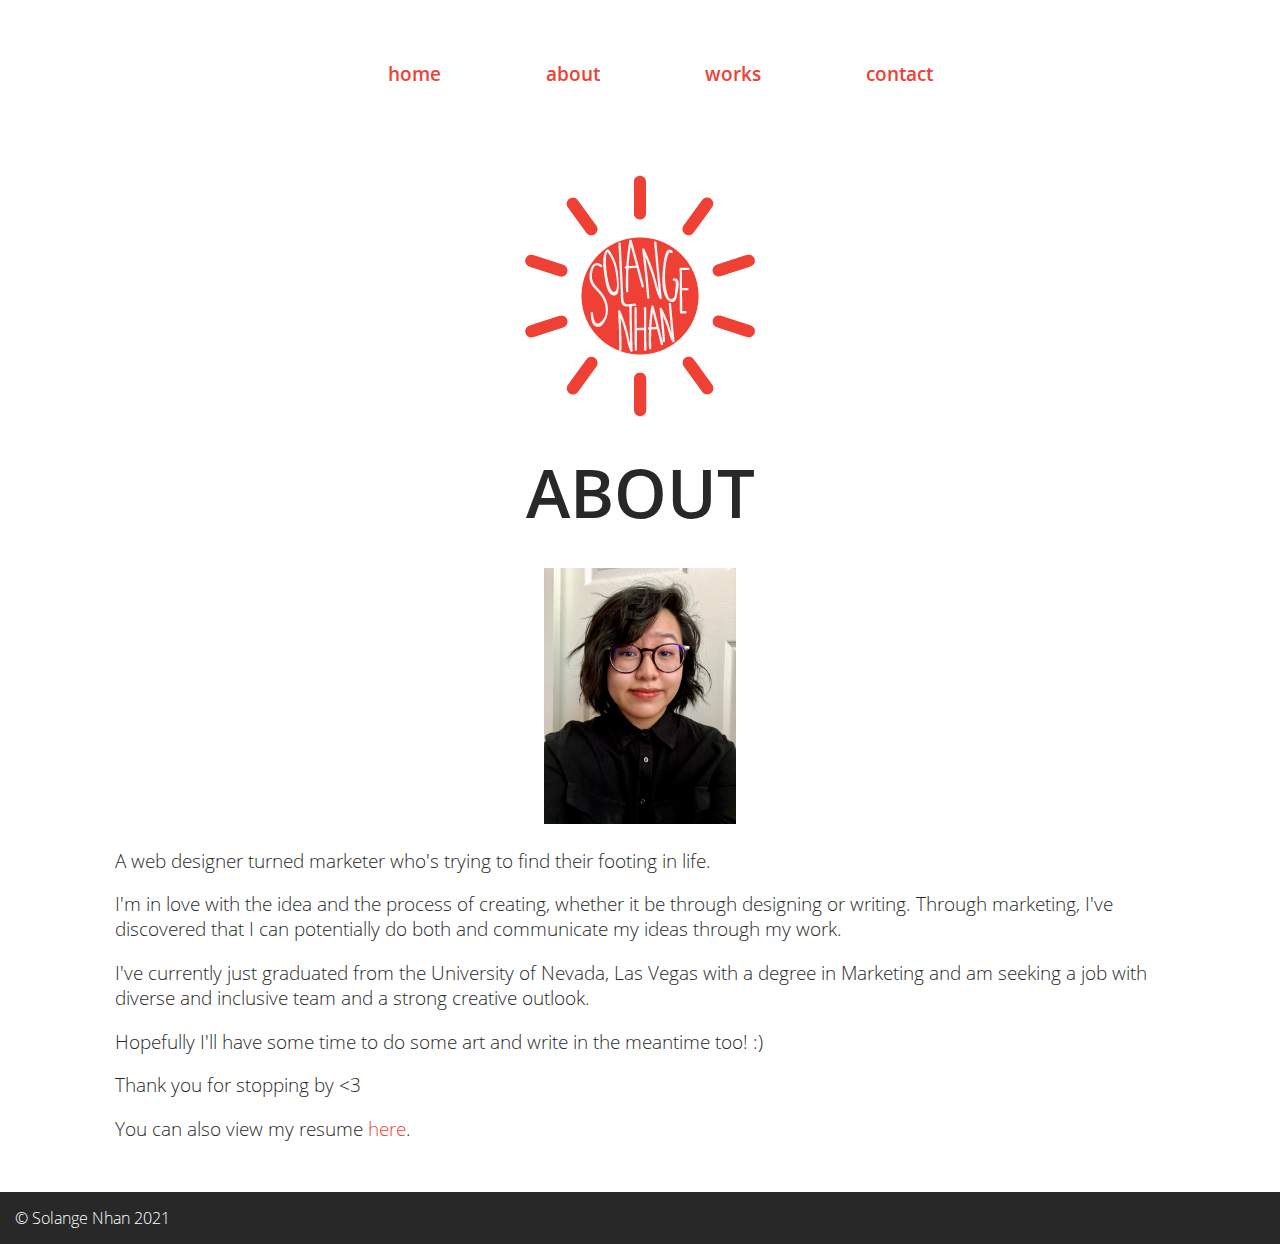
<file: about.html>
<!DOCTYPE html>
<html>
	<head>
		<meta charset="utf-8">
		<title>Senior Capstone</title>
		<link rel="shortcut icon" href="assets/media/favicon.png">
        <meta name="viewport" content="width=device-width, maximum-scale=1.0, minimum-scale=1.0, initial-scale=1.0" />
        <link rel="stylesheet" type="text/css" href="assets/css/style.css" media="screen">
        <link rel="stylesheet" type="text/css" media="only screen and (min-width:701px) and (max-width:1200px)" href="assets/css/screen_layout_medium.css"/>
        <link rel="stylesheet" type="text/css" media="only screen and (min-width:50px) and (max-width:700px)" href="assets/css/screen_layout_small.css"/>
        <script src="https://ajax.googleapis.com/ajax/libs/jquery/3.1.1/jquery.min.js"></script>
	</head>

	<body>
		<div class="button-wrap">
			<span class="toggle-button">
				<div class="menu-bar menu-bar-top"></div>
				<div class="menu-bar menu-bar-middle"></div>
				<div class="menu-bar menu-bar-bottom"></div>
			</span>
		</div>
		<nav class="mainnav">
			<ul class="menu">
				<li><a href="index.html#home">home</a></li>
				<li><a href="about.html">about</a></li>
				<li><a href="works.html">works</a></li>
				<li><a href="contact.html">contact</a></li>
			</ul>
		</nav>

		<img id="logo" src="assets/media/logo.png" alt="sun logo" draggable="false">


		<h1 class="title">About</h1>
			

				<img id="me" src="assets/media/solange.jpeg" alt="a picture of me" draggable="false">

					<p>A web designer turned marketer who's trying to find their footing in life.</p>

					<p>I'm in love with the idea and the process of creating, whether it be through designing or writing. Through marketing, I've discovered that I can potentially do both and communicate my ideas through my work.</p>

					<p>I've currently just graduated from the University of Nevada, Las Vegas with a degree in Marketing and am seeking a job with diverse and inclusive team and a strong creative outlook.</p>

					<p>Hopefully I'll have some time to do some art and write in the meantime too! :)</p>

					<p>Thank you for stopping by <3</p>

					<p>You can also view my resume <a href="https://drive.google.com/file/d/1RWI18hgsWNdVUkB5MvmfbvCx8fP2g0lp/view?usp=sharing" target="_blank">here</a>.</p>

		
		<footer>&copy; Solange Nhan 2021</footer>
	</body>
	<script type="text/javascript" src="assets/js/script.js"></script>
	<script type="text/javascript" src="https://ajax.googleapis.com/ajax/libs/jquery/1.9.1/jquery.min.js"></script>

</html>
</file>
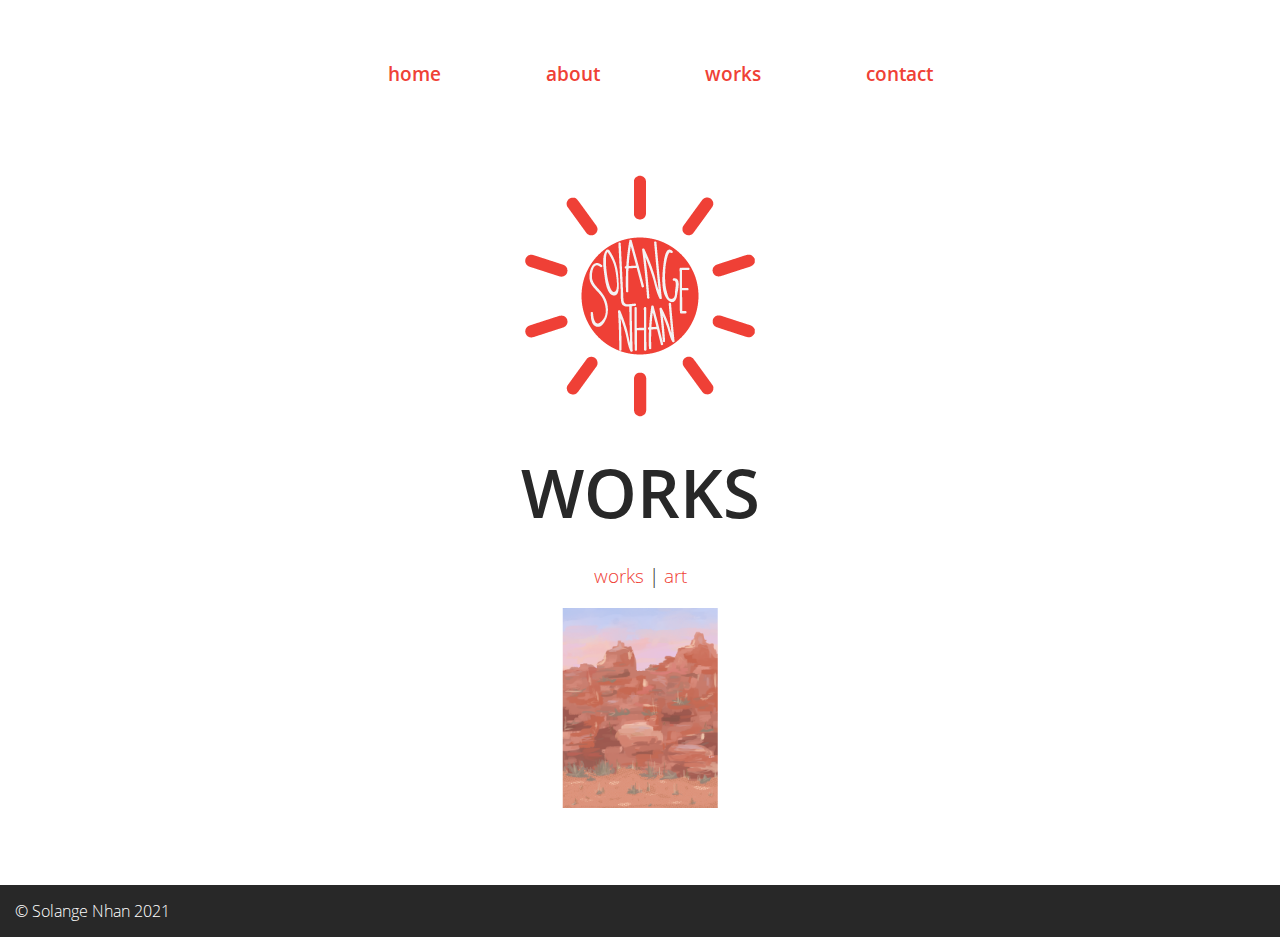
<file: art.html>
<!DOCTYPE html>
<html>
	<head>
		<meta charset="utf-8">
		<title>Art</title>
		<link rel="shortcut icon" href="assets/media/favicon.png">
        <meta name="viewport" content="width=device-width, maximum-scale=1.0, minimum-scale=1.0, initial-scale=1.0" />
        <link rel="stylesheet" type="text/css" href="assets/css/style.css" media="screen">
        <link rel="stylesheet" type="text/css" media="only screen and (min-width:701px) and (max-width:1200px)" href="assets/css/screen_layout_medium.css"/>
        <link rel="stylesheet" type="text/css" media="only screen and (min-width:50px) and (max-width:700px)" href="assets/css/screen_layout_small.css"/>
        <script src="https://ajax.googleapis.com/ajax/libs/jquery/3.1.1/jquery.min.js"></script>
	</head>

	<body>
		<div class="button-wrap">
			<span class="toggle-button">
				<div class="menu-bar menu-bar-top"></div>
				<div class="menu-bar menu-bar-middle"></div>
				<div class="menu-bar menu-bar-bottom"></div>
			</span>
		</div>
		<nav class="mainnav">
			<ul class="menu">
				<li><a href="index.html#home">home</a></li>
				<li><a href="about.html">about</a></li>
				<li><a href="works.html">works</a></li>
				<li><a href="contact.html">contact</a></li>
			</ul>
		</nav>

		<img id="logo" src="assets/media/logo.png" alt="sun logo" draggable="false">

		<h1 class="title">Works</h1>
			<div class="subnav">
				<a href="works.html">works</a> |
				<a href="art.html">art</a>
			</div>

			<div class="img">
				<div class="thumbnail">
			    <a href="#openModal6"> <img src="assets/media/cover.png" alt="illustration of red rocks" class="greydout"> </a>
				</div>
				    <div id="openModal6" class="modalDialog">
				    		<div>
				    			<a href="#close" title="Close" class="close">x</a>
				    			
				    			<h2 class="title">red rock(s) (2021)</h2>
				    			
				    			<img class="gpic" src = "assets/media/cover.png" alt = "illustration of red rocks">
				    			
				    			<p class="desc">An illustration of desert rocks at dawn.</p>
								
								<p class="desc">Illustrated in Clip Studio Art.</p>
				    		</div>
			    	</div>
			</div>
		
		<footer>&copy; Solange Nhan 2021</footer>
	</body>
	<script type="text/javascript" src="assets/js/script.js"></script>
	<script type="text/javascript" src="https://ajax.googleapis.com/ajax/libs/jquery/1.9.1/jquery.min.js"></script>

</html>
</file>
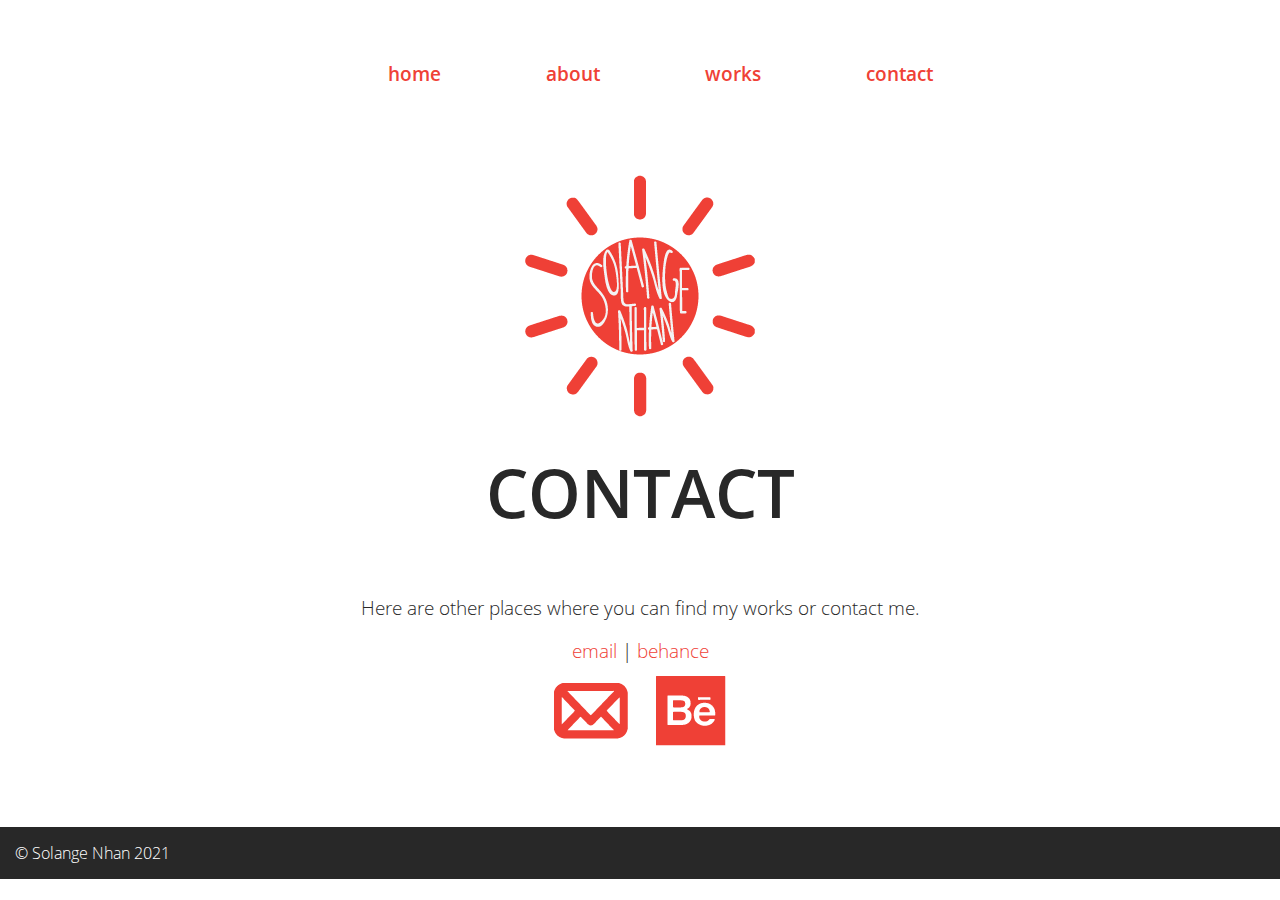
<file: contact.html>
<!DOCTYPE html>
<html>
	<head>
		<meta charset="utf-8">
		<title>Studio C</title>
		<link rel="shortcut icon" href="assets/media/favicon.png">
        <meta name="viewport" content="width=device-width, maximum-scale=1.0, minimum-scale=1.0, initial-scale=1.0" />
        <link rel="stylesheet" type="text/css" href="assets/css/style.css" media="screen">
        <link rel="stylesheet" type="text/css" media="only screen and (min-width:701px) and (max-width:1200px)" href="assets/css/screen_layout_medium.css"/>
        <link rel="stylesheet" type="text/css" media="only screen and (min-width:50px) and (max-width:700px)" href="assets/css/screen_layout_small.css"/>
        <script src="https://ajax.googleapis.com/ajax/libs/jquery/3.1.1/jquery.min.js"></script>
	</head>

	<body>
		<div class="button-wrap">
			<span class="toggle-button">
				<div class="menu-bar menu-bar-top"></div>
				<div class="menu-bar menu-bar-middle"></div>
				<div class="menu-bar menu-bar-bottom"></div>
			</span>
		</div>
		<nav class="mainnav">
			<ul class="menu">
				<li><a href="index.html#home">home</a></li>
				<li><a href="about.html">about</a></li>
				<li><a href="works.html">works</a></li>
				<li><a href="contact.html">contact</a></li>
			</ul>
		</nav>

		<img id="logo" src="assets/media/logo.png" alt="sun logo" draggable="false">

		<h1 class="title">Contact</h1>
			
		<section id="contact">
			<p>Here are other places where you can find my works or contact me.</p>

				<div class="subnav">
					<a href="mailto:solsnhan@gmail.com" target="_blank">email</a> |
					<a href="http://www.behance.net/solsnhan" target="blank">behance</a>
				</div>

				<div id="icons">
					<a href="mailto:solsnhan@gmail.com" target="_blank"><img src="assets/media/mail.png" alt="mail icon" draggable="false"></a>
					<a href="http://www.behance.net/solsnhan" target="blank"><img src="assets/media/behance.png" alt="behance logo" draggable="false"></a>
				</div>
		</section>
		
		<footer>&copy; Solange Nhan 2021</footer>
	</body>
	<script type="text/javascript" src="assets/js/script.js"></script>
	<script type="text/javascript" src="https://ajax.googleapis.com/ajax/libs/jquery/1.9.1/jquery.min.js"></script>

</html>
</file>
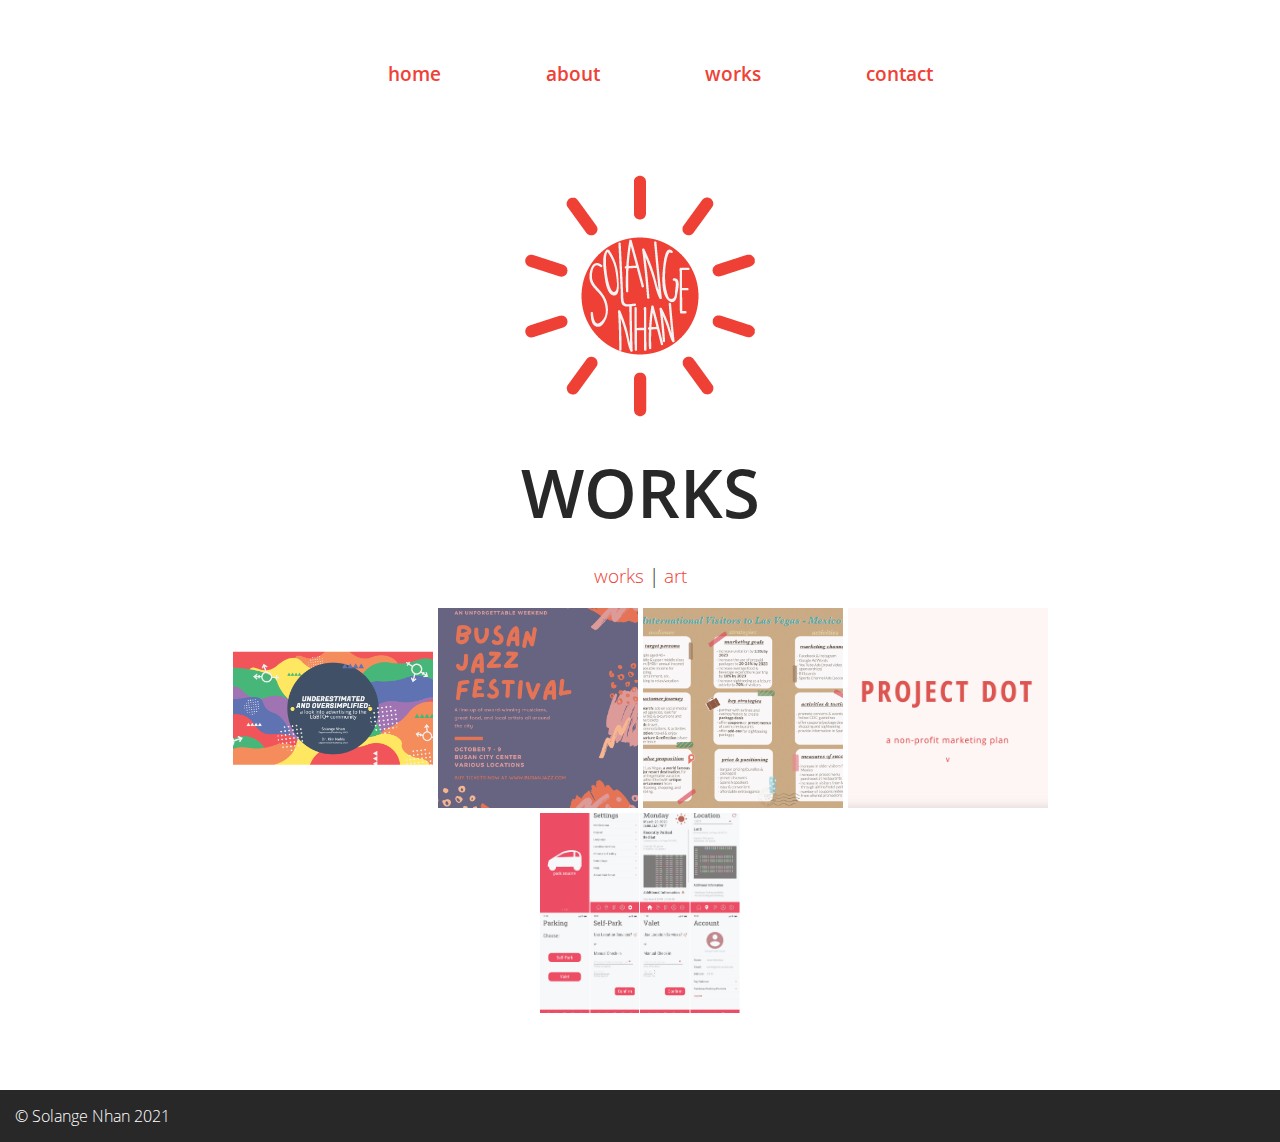
<file: works.html>
<!DOCTYPE html>
<html>
	<head>
		<meta charset="utf-8">
		<title>Works</title>
		<link rel="shortcut icon" href="assets/media/favicon.png">
        <meta name="viewport" content="width=device-width, maximum-scale=1.0, minimum-scale=1.0, initial-scale=1.0" />
        <link rel="stylesheet" type="text/css" href="assets/css/style.css" media="screen">
        <link rel="stylesheet" type="text/css" media="only screen and (min-width:701px) and (max-width:1200px)" href="assets/css/screen_layout_medium.css"/>
        <link rel="stylesheet" type="text/css" media="only screen and (min-width:50px) and (max-width:700px)" href="assets/css/screen_layout_small.css"/>
        <script src="https://ajax.googleapis.com/ajax/libs/jquery/3.1.1/jquery.min.js"></script>
	</head>

	<body>
		<div class="button-wrap">
			<span class="toggle-button">
				<div class="menu-bar menu-bar-top"></div>
				<div class="menu-bar menu-bar-middle"></div>
				<div class="menu-bar menu-bar-bottom"></div>
			</span>
		</div>
		<nav class="mainnav">
			<ul class="menu">
				<li><a href="index.html#home">home</a></li>
				<li><a href="about.html">about</a></li>
				<li><a href="works.html">works</a></li>
				<li><a href="contact.html">contact</a></li>
			</ul>
		</nav>

		<img id="logo" src="assets/media/logo.png" alt="sun logo" draggable="false">

		<h1 class="title">Works</h1>
			<div class="subnav">
				<a href="graphics.html">works</a> |
				<a href="art.html">art</a>
			</div>

		<div class="img">
			<div class="thumbnail">
			    <a href="#openModal"><img src="assets/media/title.png" alt="lgbtq+ marketing title page" class="portrait greydout"></a>
			</div>
			    	<div id="openModal" class="modalDialog">
			    		<div>
			    			<a href="#close" title="Close" class="close">x</a>
			    			
			    			<h2 class="title">lgbtq+ marketing research (2021)</h2>
			    			
			    			<img class="gpic2" src = "assets/media/title.png" alt = "lgbtq+ marketing title page">
			    			
			    			<p class="desc">A podium presentation of a comprehensive literature review on 58 articles on the past and present state of LGBTQ+ marketing presented at a university undergraduate research symposium.</p>
							
							<p class="desc">Complete with costume changes and props. Watch my presentation <a href="https://drive.google.com/file/d/1m01IvSernPuSFKqbRv3TU1zoJkRKGvTE/view?usp=sharing" target="_blank">here.</a></p>
			    		</div>
			    	</div>
			<div class="thumbnail">
			    <a href="#openModal0"><img src="assets/media/poster.png" alt="busan jazz festival poster" class="portrait greydout"></a>
			</div>
			    	<div id="openModal0" class="modalDialog">
			    		<div>
			    			<a href="#close" title="Close" class="close">x</a>
			    			
			    			<h2 class="title">international music festival ad (2021)</h2>
			    			
			    			<img class="gpic" src = "assets/media/poster.png" alt = "busan jazz festival poster">

			    			<p class="desc">Poster design for an international music festival of our own creation for an international marketing course.</p>
							<p class="desc">Design created in Canva.</p>
			    		</div>
			    	</div>
			<div class="thumbnail">
			    	<a href="#openModal1"> <img src="assets/media/mexico.png" alt="one page marketing plan" class="greydout"> </a>
			</div>
			    <div id="openModal1" class="modalDialog">
			    		<div>
			    			<a href="#close" title="Close" class="close">x</a>
			    			
			    			<h2 class="title">international visitors to las vegas - marketing plan (2021)</h2>
			    			
			    			<img class="gpic2" src = "assets/media/mexico.png" alt = "one page marketing plan">
			    			
			    			<p class="desc">A one page marketing plan based on data from the Las Vegas Convention and Visitors Authority (LVCVA) focused on convincing a specific country to visit Las Vegas after the pandemic. Created for a project for an international marketing course.</p>
							
							<p class="desc">Graphics created in Affinity Designer.</p>
			    		</div>
			    	</div>
			<div class="thumbnail">
			    <a href="#openModal2"><img src="assets/media/projectdot.png" alt="project dot homepage" class="greydout"></a>
			</div>
			    <div id="openModal2" class="modalDialog">
			    		<div>
			    			<a href="#close" title="Close" class="close">x</a>
			    			
			    			<h2 class="title">project dot: a non-profit marketing plan (2020)</h2>
			    			
			    			<img class="gpic2" src = "assets/media/projectdot.png" alt = "project dot homepage">
			    			
			    			<p class="desc">A marketing plan created for Project Dot, a Las Vegas non-profit dedicated to providing menstrual hygiene products to homeless individuals. The suggested changes were to help make the organisation more inclusive and reach a wider audience. This was created for an advertising marketing course.</p> 
							
							<p class="desc">A website that was coded with HTML and CSS with illustrations drawn in Clip Paint Studio.</p>

							<p class="desc">Visit the website <a href="https://solsnhan.github.io/projectdot/" target="_blank">here.</a></p>
			    		</div>
			    	</div>
			<div class="thumbnail">
			    <a href="#openModal3"><img src="assets/media/parksmart.png" alt="parksmart mock-up" class="portrait greydout"></a>
			</div>
			    <div id="openModal3" class="modalDialog">
			    		<div>
			    			<a href="#close" title="Close" class="close">x</a>
			    			
			    			<h2 class="title">park smart app mock-up (2020)</h2>
			    			
			    			<img class="gpic" src = "assets/media/parksmart.png" alt = "parksmart mock-up">
			    			
			    			<p class="desc">Park Smart is an app to get rid of all of your campus parking frustrations. With easy to access and up-to-date information, you'll never curse while parking again. A mock-up app design created for an innovation and information systems course. </p> 
							
							<p class="desc">Created in Adobe XD.</p>
			    		</div>
			    </div>
		</div>
		
		<footer>&copy; Solange Nhan 2021</footer>
	</body>
	<script type="text/javascript" src="assets/js/script.js"></script>
	<script type="text/javascript" src="https://ajax.googleapis.com/ajax/libs/jquery/1.9.1/jquery.min.js"></script>

</html>
</file>
<file: assets/css/style.css>
/* colors 
	dark grey: #282828;
	orange: #ef4136;
*/

/* fonts */
@font-face {
	font-family: openSansBold;
	src: url(../fonts/open_sans/OpenSans-Semibold.ttf);
}

@font-face {
	font-family: openSans;
	src: url(../fonts/open_sans/OpenSans-Light.ttf);
}

@font-face {
	font-family: cabana;
	src: url(../fonts/cabana.otf);
}

/* basics */

body {
	font-size: 14pt;
	font-family: openSans, sans-serif;
	color: #282828;
	text-align: left;
	margin: 0 auto;
}

.title {
	text-align: center;
	font-size: 50pt;
	font-family: openSansBold, sans-serif;
	text-transform: uppercase;
}

a {
	text-decoration: none;
}

a:hover {
	transition: .5s;
}

p {
	margin-left: 9%;
	margin-right: 9%;
}

section {
	padding: 1% 0;
}

ul {
	list-style-type: none;
}

/* navigation styles */
.mainnav {
	width: 100%;
	text-align: center;
	font-family: openSansBold;
	margin-top: 4%;
}

.menu{
    list-style-type: none;
    margin: 0 auto;
    padding: 0 0 0 40px;
    overflow: hidden;
}

.menu li {
	display: inline-block;
    margin: 10px 50px 10px 50px;
}

.subnav {
	width: 60%;
	text-align: center;
	margin: auto;
}

#workssubnav {
	width: 60%;
	text-align: center;
	margin: auto;
	color: #fff;
}

#workssubnav a {
	color: #fff;
}

/* home styles */

#home {
	background: #fff url(../media/bg.jpg) no-repeat top left;
	background-attachment: fixed;
	background-size: cover;
	position: left;
	height: 100vh;
	color: #fff;
}

#logo {
	margin: auto;
	display: block;
	padding-top: 75px;
}

#subtitle {
	text-align: center;
	font-size: 35pt;
	font-family: cabana, sans-serif;
	letter-spacing: 10px;
}

#down, #down a {
	display: block;
	margin: 0 auto;
	font-family: cabana;
	text-align: center;
	font-size: 30pt;
	color: #fff;
}

#down a:hover {
	color: #fff;
	opacity: 0.3;
}

/* about styles */

#me {
    width: 15%;
    display: block;
    margin: auto;
    padding: 5px;
}

#about {
	background-color: #fff;
}

a {
	color: #ef4136;
}

a:hover {
	color: #000;
	opacity: 0.3;
}

/* works styles */
#works {
	background: #ef4136;
	color: #fff;
}

#pics {
	text-align: center;
}

#pics img {
	display: inline-block;
	margin: auto;
	margin: .5%;
}

/*extended works styles*/
div.img {
    margin: 0 15%;
    padding: 20px;
    text-align: center;
}

.greydout {
  -webkit-opacity: 0.75;
  -moz-opacity: 0.75;
  opacity: 0.75;
  -webkit-transition: all 1s ease;
  -moz-transition: all 1s ease;
  -ms-transition: all 1s ease;
  -o-transition: all 1s ease;
  transition: all 1s ease;
}

.greydout:hover {
  -webkit-opacity: 1;
  -moz-opacity: 1;
  opacity: 1;
}

#arrow {
	margin: 0 0 0 90%;
}

.gpic {
	width: 40%;
    float: left;
    padding: 0;
    margin-right: 5%;
}

.gpic2 {
	width: 60%;
    float: left;
    padding: 0;
    margin-right: 5%;
}

.back {
	color: grey;
	text-decoration: none;
}

.img {
	text-align: justify;
}

.img a {
	display: inline-block;
	vertical-align: center;
}

.thumbnail {
	position: relative;
	width: 200px;
	height: 200px;
	overflow: hidden;
	display: inline-block;
}

.thumbnail img {
	position: absolute;
	left: 50%;
	top: 50%;
	height: 100%;
	width: auto;
	-webkit-transform: translate(-50%,-50%);
	-ms-transform: translate(-50%,-50%);
    transform: translate(-50%,-50%);
}

.thumbnail img.portrait {
	width: 100%;
	height: auto;
}

.modalDialog {
	position: fixed;
	top: 0;
	right: 0;
	bottom: 0;
	left: 0;
	z-index: 99999;
	opacity: 0;
	-webkit-transition: opacity 400ms ease-in;
	-moz-transition: opacity 400ms ease-in;
	transition: opacity 400ms ease-in;
	pointer-events: none;
}

.modalDialog:target {
	opacity: 1;
	pointer-events: auto;
}

.modalDialog > div {
	width: auto;
	height: 100%;
	position: relative;
	padding: 5px 20px 13px 20px;
	background: #FFFFFF;
	overflow: auto;
}

.close {
	color: #000000;
	line-height: 25px;
	position: absolute;
	right: 8px;
	text-align: center;
	top: 8px;
	width: 24px;
	text-decoration: none;
	font-size: 2em;
}

.close:hover {
	color: grey;
}

.desc {
	padding: 0;
	text-align: left;
	overflow: auto;
}

.title {
	margin: 2% 0;
}

/* contact styles */
#contact {
	background: #fff;
	text-align: center;
}

#icons img{
	padding: 10px;
}

/* capstone styles */

.cs {
	font-size: 72pt;
	text-align: center;
	margin: 3% 9%;
}

#collab {
	text-align: center;
	font-size: 20pt;
}

#homepagepic {
	width: 75%;
	padding: 5% 13%;
}

/* studio c styles */

#role {
	text-align: center;
	font-style: italic;
}

/* footer styles */
footer {
	display: block;
	color: #fff;
	background-color: #282828;
	padding: 15px 0 15px 15px;
	font-size: 16px;
	margin-top: 4%;
}
</file>
<file: assets/css/screen_layout_medium.css>
@media screen and (min-width: 701px) {

	body {
		font-size: 16pt;
	}

	.toggle-button {
    position: absolute;
    width: 40px;
    height: 40px;
    transition: .25s;
    z-index: 15;
    top: 15px;
    left: 15px;
    margin-bottom: 20px;
	}

	.toggle-button:hover {
	    cursor: pointer;
	}
	.toggle-button .menu-bar {
	    position: absolute;
	    width: 80%;
	    transition: .5s;
	}

	.toggle-button .menu-bar-top {
	    border: 4px solid #282828;
	    border-bottom: none;
	    top: 0;
	}

	.toggle-button .menu-bar-middle {
	    border: 4px solid #282828;
	    border-bottom: none;
	    margin-top: 7px;
	    margin-bottom: 7px;
	    top: 4px;
	}

	.toggle-button .menu-bar-bottom {
	    border: 4px solid #282828;
	    border-top: none;
	    top: 22px;
	}
	.button-open .menu-bar-top {
	    transform: rotate(45deg) translate(8px, 8px);
	    transition: .5s;
	}
	.button-open .menu-bar-middle {
	    transform: translate(230px);
	    transition: .1s ease-in;
	    opacity: 0;
	}
	.button-open .menu-bar-bottom {
	    transform: rotate(-45deg) translate(8px, -7px);
	    transition: .5s;
	}

	.mainnav {
	    background-color:#ef4136;
	    position: fixed;
	    top: 0;
	    height: 100%;
	    width: 210px;
	    margin-left: -210px;
	    font-weight: 700;
	    overflow: auto;
	    transition: .25s;
	    z-index: 10;
	    margin-top: 0;
	}

	.menu-show {
	    margin-left: 0;
	    border-right: 4px solid white;
	}

	.menu {
	    position: relative;
	    top: 90px;
	    padding: 0;
	}

	.menu li {
    padding: 11px 0;
    list-style-type: none;
    margin: 0 0 0 13px;/*deals with yellow hover */
    display: block;
    text-align: left;
    padding-bottom: 8px;
	}

	.menu li > a{
	    color: white;
	    font-size: 20pt;
	    position: relative;
	}

	.title {
		font-size: 40pt;
	}

	.desc {
		font-size: 13pt;
	}

	#me {
		width: 20%;
		height: 20%;
	}

	#pics {
		display: block;
		margin: auto;
		text-align: center;
	}

	#pics img {
		width: 35%;
		height: 35%;
	}

	.cs {
		font-size: 50pt;
	}

	#icons img {
		width: 9%;
		height: 9%;
	}
}
</file>
<file: assets/css/screen_layout_small.css>
@media screen and (min-width: 50px) {	

	body {
		font-size: 11pt;
	}

	.toggle-button {
    position: absolute;
    width: 40px;
    height: 40px;
    transition: .25s;
    z-index: 15;
    top: 15px;
    left: 15px;
    margin-bottom: 20px;
	}

	.toggle-button:hover {
	    cursor: pointer;
	}
	.toggle-button .menu-bar {
	    position: absolute;
	    width: 80%;
	    transition: .5s;
	}

	.toggle-button .menu-bar-top {
	    border: 4px solid #282828;
	    border-bottom: none;
	    top: 0;
	}

	.toggle-button .menu-bar-middle {
	    border: 4px solid #282828;
	    border-bottom: none;
	    margin-top: 7px;
	    margin-bottom: 7px;
	    top: 4px;
	}

	.toggle-button .menu-bar-bottom {
	    border: 4px solid #282828;
	    border-top: none;
	    top: 22px;
	}
	.button-open .menu-bar-top {
	    transform: rotate(45deg) translate(8px, 8px);
	    transition: .5s;
	}
	.button-open .menu-bar-middle {
	    transform: translate(230px);
	    transition: .1s ease-in;
	    opacity: 0;
	}
	.button-open .menu-bar-bottom {
	    transform: rotate(-45deg) translate(8px, -7px);
	    transition: .5s;
	}

	.mainnav {
	    background-color:#ef4136;
	    position: fixed;
	    top: 0;
	    height: 100%;
	    width: 210px;
	    margin-left: -210px;
	    font-weight: 700;
	    overflow: auto;
	    transition: .25s;
	    z-index: 10;
	    margin-top: 0;
	}

	.menu-show {
	    margin-left: 0;
	    border-right: 4px solid white;
	}

	.menu {
	    position: relative;
	    top: 90px;
	    padding: 0;
	}

	.menu li {
	    padding: 11px 0;
	    list-style-type: none;
	    margin: 0 0 0 13px;/*deals with yellow hover */
	    display: block;
	    text-align: left;
	    padding-bottom: 8px;
	}

	.menu li > a{
	    color: white;
	    font-size: 20pt;
	    position: relative;
	}

	#subtitle {
		font-size: 35pt;
	}

	#workssubnav {
		font-size: 9pt;
	}

	.title {
		font-size: 30pt;
	}

	.desc {
		font-size: 10pt
	}

	#me {
		width: 35%;
		height: 35%;
	}

	#pics {
		display: block;
		margin: auto;
		text-align: center;
	}

	#pics img {
		width: 40%;
		height: 40%;
	}

	.cs {
		font-size: 45pt;
	}

	#icons img {
		width: 10%;
		height: 10%;
	}

}
</file>
<file: projectdot/new_assets/style.css>
@import url('https://fonts.googleapis.com/css2?family=Open+Sans+Condensed:ital,wght@0,300;0,700;1,300&family=Open+Sans:wght@400;700&display=swap');

/* colors
	dark brown: #66171d;
	
	darkest red: #751517;
	darker than that: #731516;
	darker red: #991c1e;
	dark red: #cf2022;
	main red: #fe0000;
	next red: #E83334;
	next red after that: #F04F4D;
	salmon: #ff7f7e;
	light pink: #ff999a;
	lighter pink: #ffbfbf;
	super light pink: #ffd8d9;
	pinky white: #fef2f2;
	super duper light pink: #FEF5F2;

	light pastel purple: #AA99BD;
	purple: #A460B8;
*/

/* basics */

html {
	background-color: #FEF5F2;
}

body {
	font-family: 'Open Sans', sans-serif;
	margin: 0 auto;
	text-align: left;
	color: #66171d;
}

h1 {
	font-family: 'Open Sans Condensed', sans-serif;
	text-transform: uppercase;
	margin-top: 0;
	margin-left: 9%;
	margin-right: 9%;
}

h2 {
	font-family: 'Open Sans Condensed', sans-serif;
	margin-left: 9%;
	margin-right: 9%;
}

h3 {
	font-family: 'Open Sans Condensed', sans-serif;
	text-transform: uppercase;
	margin-left: 9%;
	margin-right: 9%;
	text-align: center;
}

p {
	margin-left: 9%;
	margin-right: 9%;
	overflow-wrap: break-word; 
}

@media only screen and (min-width: 768px) {
  p {
    font-size: 1.2em;
  }
}

@media only screen and (min-width: 50px) {
  p {
    font-size: 1.2em;
  }
}

ul {
	margin-left: 9%;
	margin-right: 9%; 
}

@media only screen and (min-width: 768px) {
  li {
    font-size: 1.1em;
  }
}

@media only screen and (min-width: 50px) {
  li {
    font-size: 1.1em;
  }
}

/* nested list */
.sub {
	margin-left: 0;
	margin-right: 0;
}

a {
	text-decoration: none;
}

footer {
	display: block;
	background-color: #fef2f2;
	padding: 15px 0 15px 15px;
	text-align: center;
}

/* back to top 
    credit: https://codyhouse.co/gem/back-to-top/*/
.top-button {
  color: #ffbfbf;
  text-decoration: none;
  font-size: 1.5em;
  text-align: center;
  line-height: 210%;
}

.cd-top {
  display: inline-block;
  height: 40px;
  width: 40px;
  position: fixed;
  bottom: 40px;
  right: 10px;
  box-shadow: 0 0 10px rgba(0, 0, 0, 0.05);
  /* image replacement properties */
  overflow: hidden;
  white-space: nowrap;
  background: rgba(102, 23, 29, 0.8) 50%;
  visibility: hidden;
  opacity: 0;
  -webkit-transition: opacity .3s 0s, visibility 0s .3s;
  -moz-transition: opacity .3s 0s, visibility 0s .3s;
  transition: opacity .3s 0s, visibility 0s .3s;
}
.cd-top.cd-is-visible, .cd-top.cd-fade-out, .no-touch .cd-top:hover {
  -webkit-transition: opacity .3s 0s, visibility 0s 0s;
  -moz-transition: opacity .3s 0s, visibility 0s 0s;
  transition: opacity .3s 0s, visibility 0s 0s;
}
.cd-top.cd-is-visible {
  /* the button becomes visible */
  visibility: visible;
  opacity: 1;
}
.cd-top.cd-fade-out {
  /* if the user keeps scrolling down, the button is out of focus and becomes less visible */
  opacity: .5;
}
.no-touch .cd-top:hover {
  background-color: #cf2022;
  opacity: 1;
}
@media only screen and (min-width: 768px) {
  .cd-top {
    right: 20px;
    bottom: 20px;
  }
}
@media only screen and (min-width: 1024px) {
  .cd-top {
    height: 60px;
    width: 60px;
    right: 30px;
    bottom: 30px;
  }
}

/* introduction */

#intro {
	background-color: #fef2f2;
	height: 100vh;
	color: #cf2022;
}

#introText {
	padding: 15%;
	margin: auto;
	text-align: center;
	margin-right: auto;
	margin-left: auto;
}

#title {
	text-align: center;
	font-size: 5.5em;
	letter-spacing: 0.10em;
}

#teamInfo {
	text-align: center;
	font-size: 1.3em;
	letter-spacing: 0.10em;
}

#down, #down a {
	display: block;
	margin: 0 auto;
	text-align: center;
	font-size: 1.2em;
	color: #cf2022;
}

#down a:hover {
	color: #cf2022;
	opacity: 0.3;
}

/* menu styles */
.menu {
	list-style-type: none;
	overflow: hidden;
	text-align: center;
	padding: 0;
}

.menu li {
	display: inline-block;
	text-align: center;
	margin: 0.2%;
}

.menu a {
	color: #cf2022;
}

.menu a:hover {
	color: #cf2022;
	opacity: 0.3;
}

/* suggestion styles */

.suggestions {
	padding: 3%; 
	border-bottom: dotted 0.2em #731516;
}

#one {
	background-color: #ffd8d9;
}

#two {
	background-color: #ffbfbf;
}

#three {
	background-color: #ff999a;
}

#four {
	background-color: #ff7f7e;
}

#five {
	background-color: #F04F4D;
}

#six {
	background-color: #E83334;
	color: #ffd8d9;
}

#seven {
	background-color: #cf2022;
	color: #ffd8d9;
}

#eight {
	background-color: #991c1e;
	color: #ffd8d9;
}

#nine {
	background-color: #751517;
	color: #ffd8d9;
}

/* specific suggestion styles */

.citation {
	color: #A460B8;
}

.citation:hover {
	color: #A460B8;
	opacity: 0.3;
}

.citation-dark {
	color: #AA99BD;
}

.citation-dark:hover {
	color: #AA99BD;
	opacity: 0.3;
}

img {
	width: 50%;
	text-align: center;
	margin-right: auto;
	margin-left: auto;
	display: block;
}

/* responsive styles for img */

@media only screen and (min-width: 768px) {
  img {
    width: 70%;
  }
}

@media only screen and (min-width: 50px) {
  img {
    width: 70%;
  }
}

#ig_photos {
	text-align: center;
}

.square_img {
	width: 38%;
	display: inline-block;
}

.doodles {
	text-align: center;
}

.doodle_img {
	width: 50%;
}

.caption {
	text-align: center;
	font-family: 'Open Sans Condensed', sans-serif;
	font-style: italic;
	margin-top: 0;
	margin-bottom: 0;
}

table {
	font-family: 'Open Sans', sans-serif;
	margin-right: 9%;
	margin-left: 9%;
	border-collapse: collapse;
}

@media only screen and (min-width: 768px) {
  table {
    font-size: 1.2em;
  }
}

@media only screen and (min-width: 50px) {
  table {
    font-size: 1.2em;
  }
}

th, td {
	padding: 0.6%;
	border: 0.1em solid #ffd8d9;
}

tr:nth-child(even) {
	background-color: #ff7f7e;
}

#paypal {
	width: 40%;
}

#references {
	text-align: center;
}
</file>
